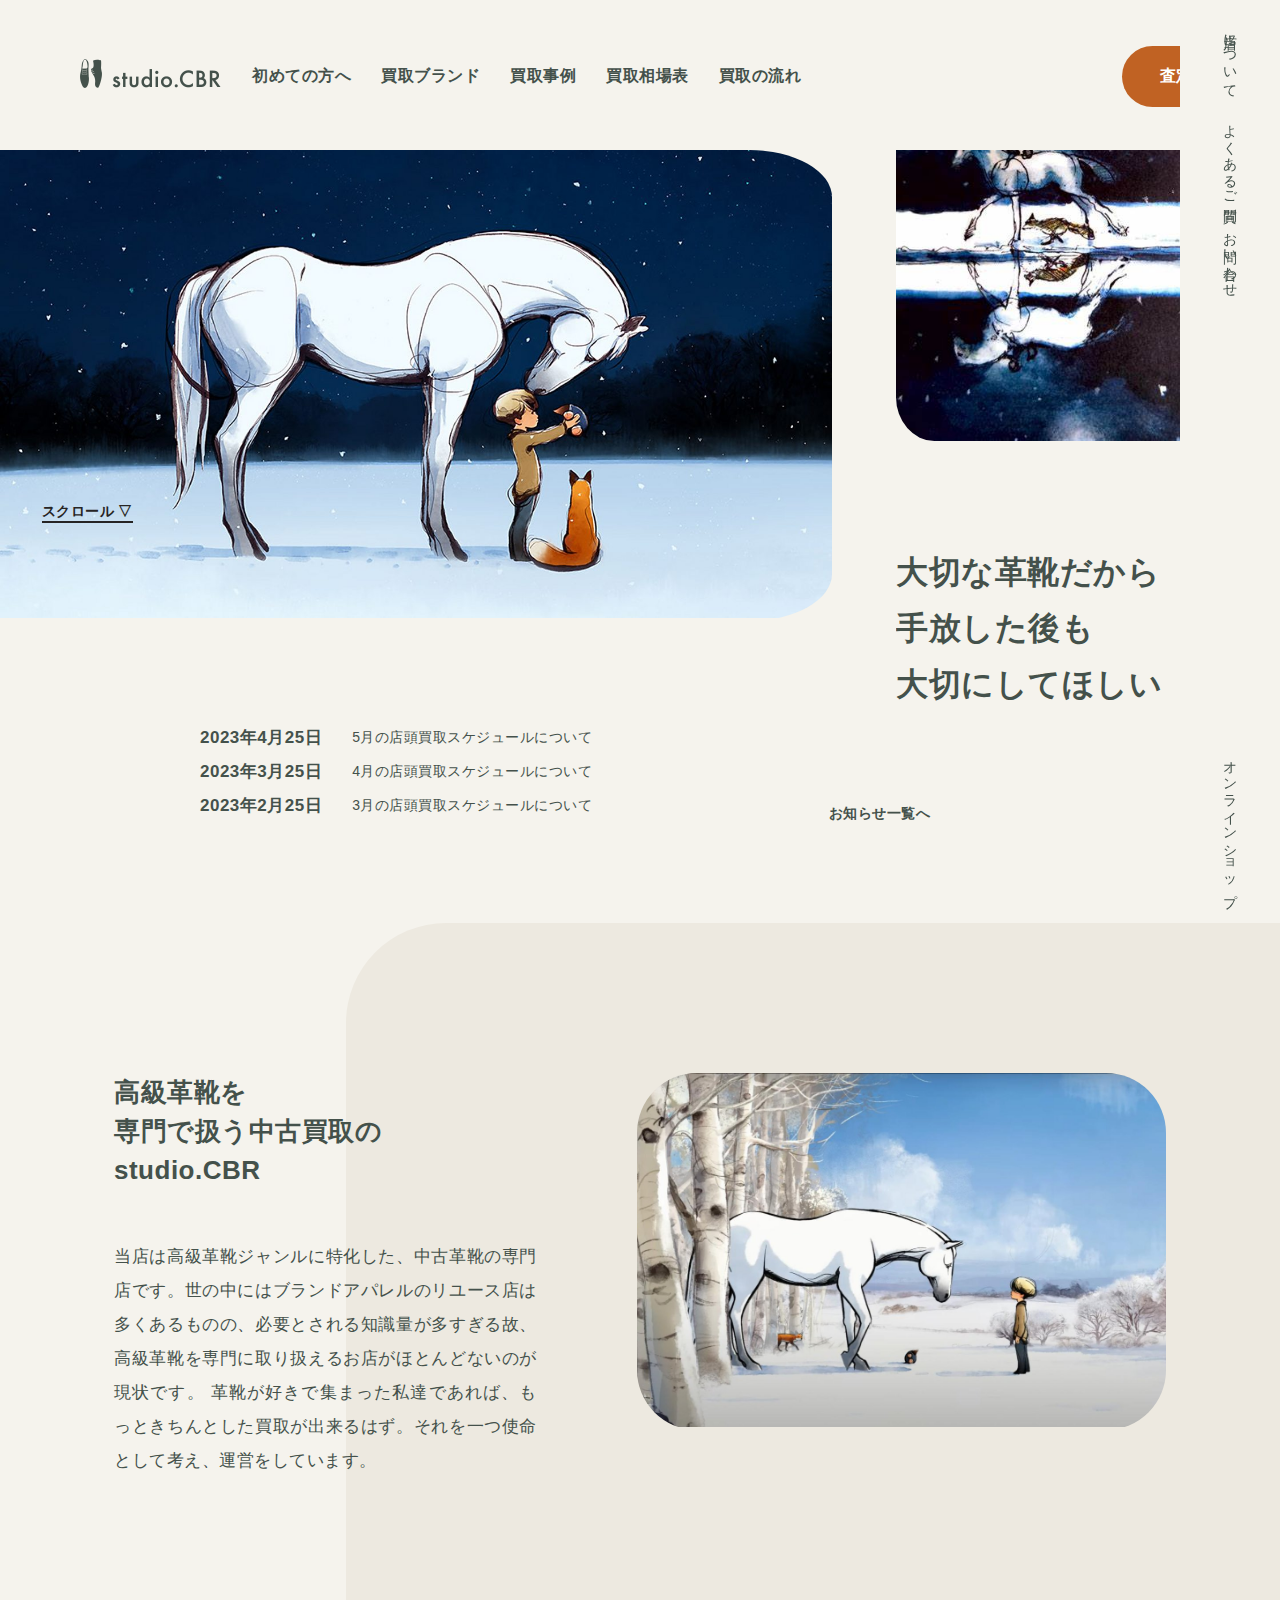
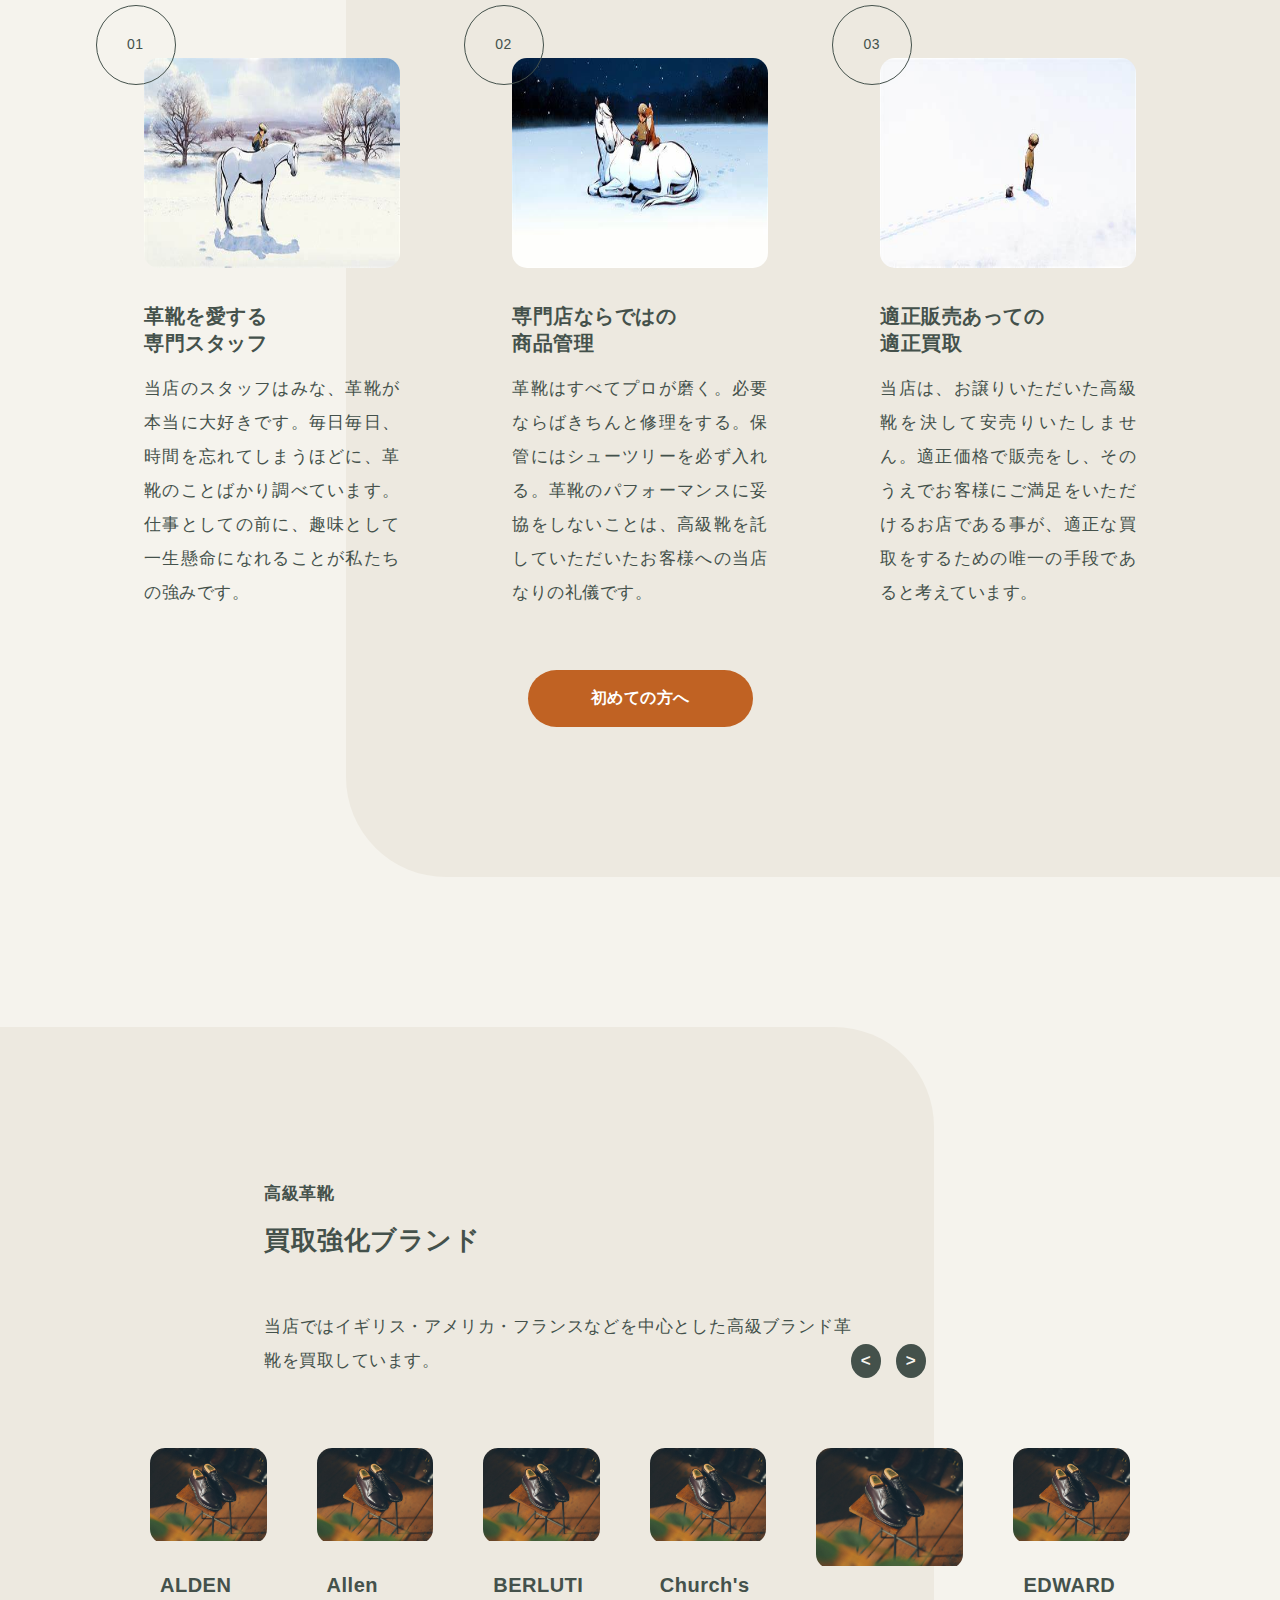
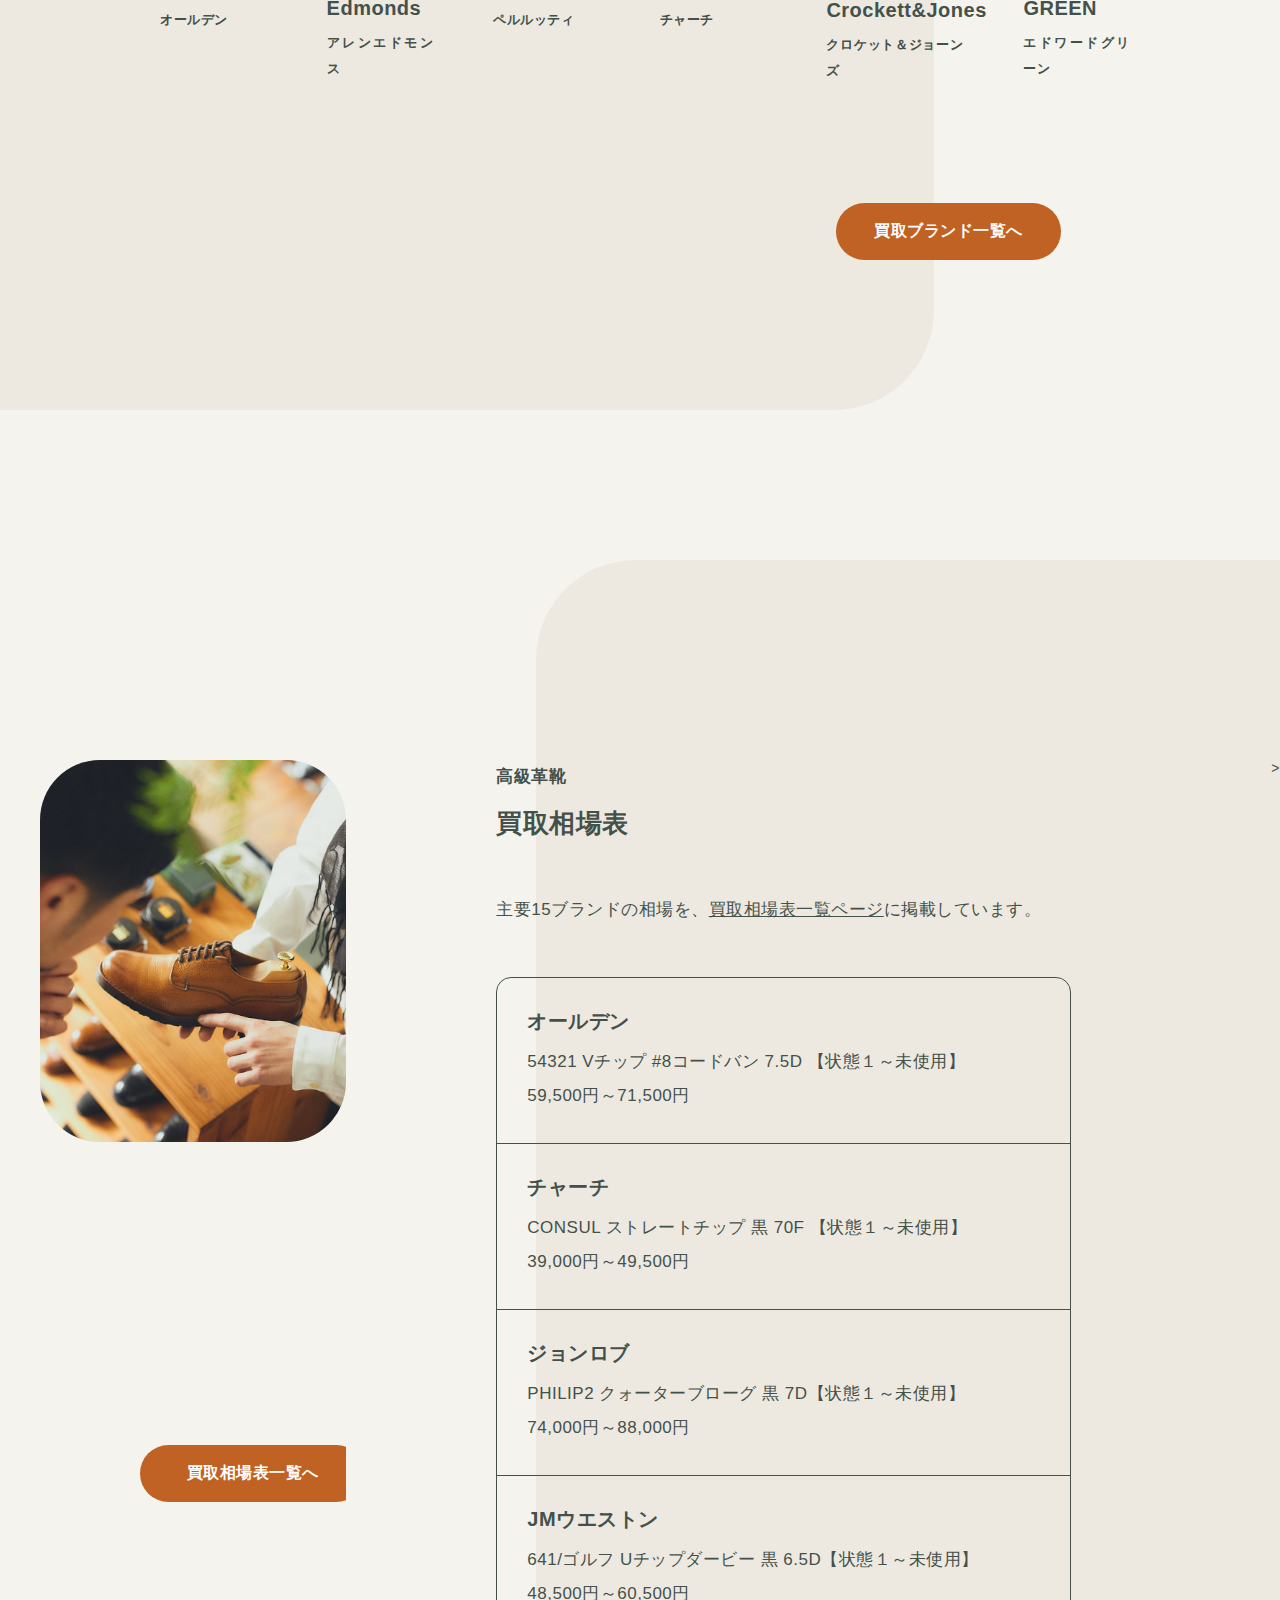
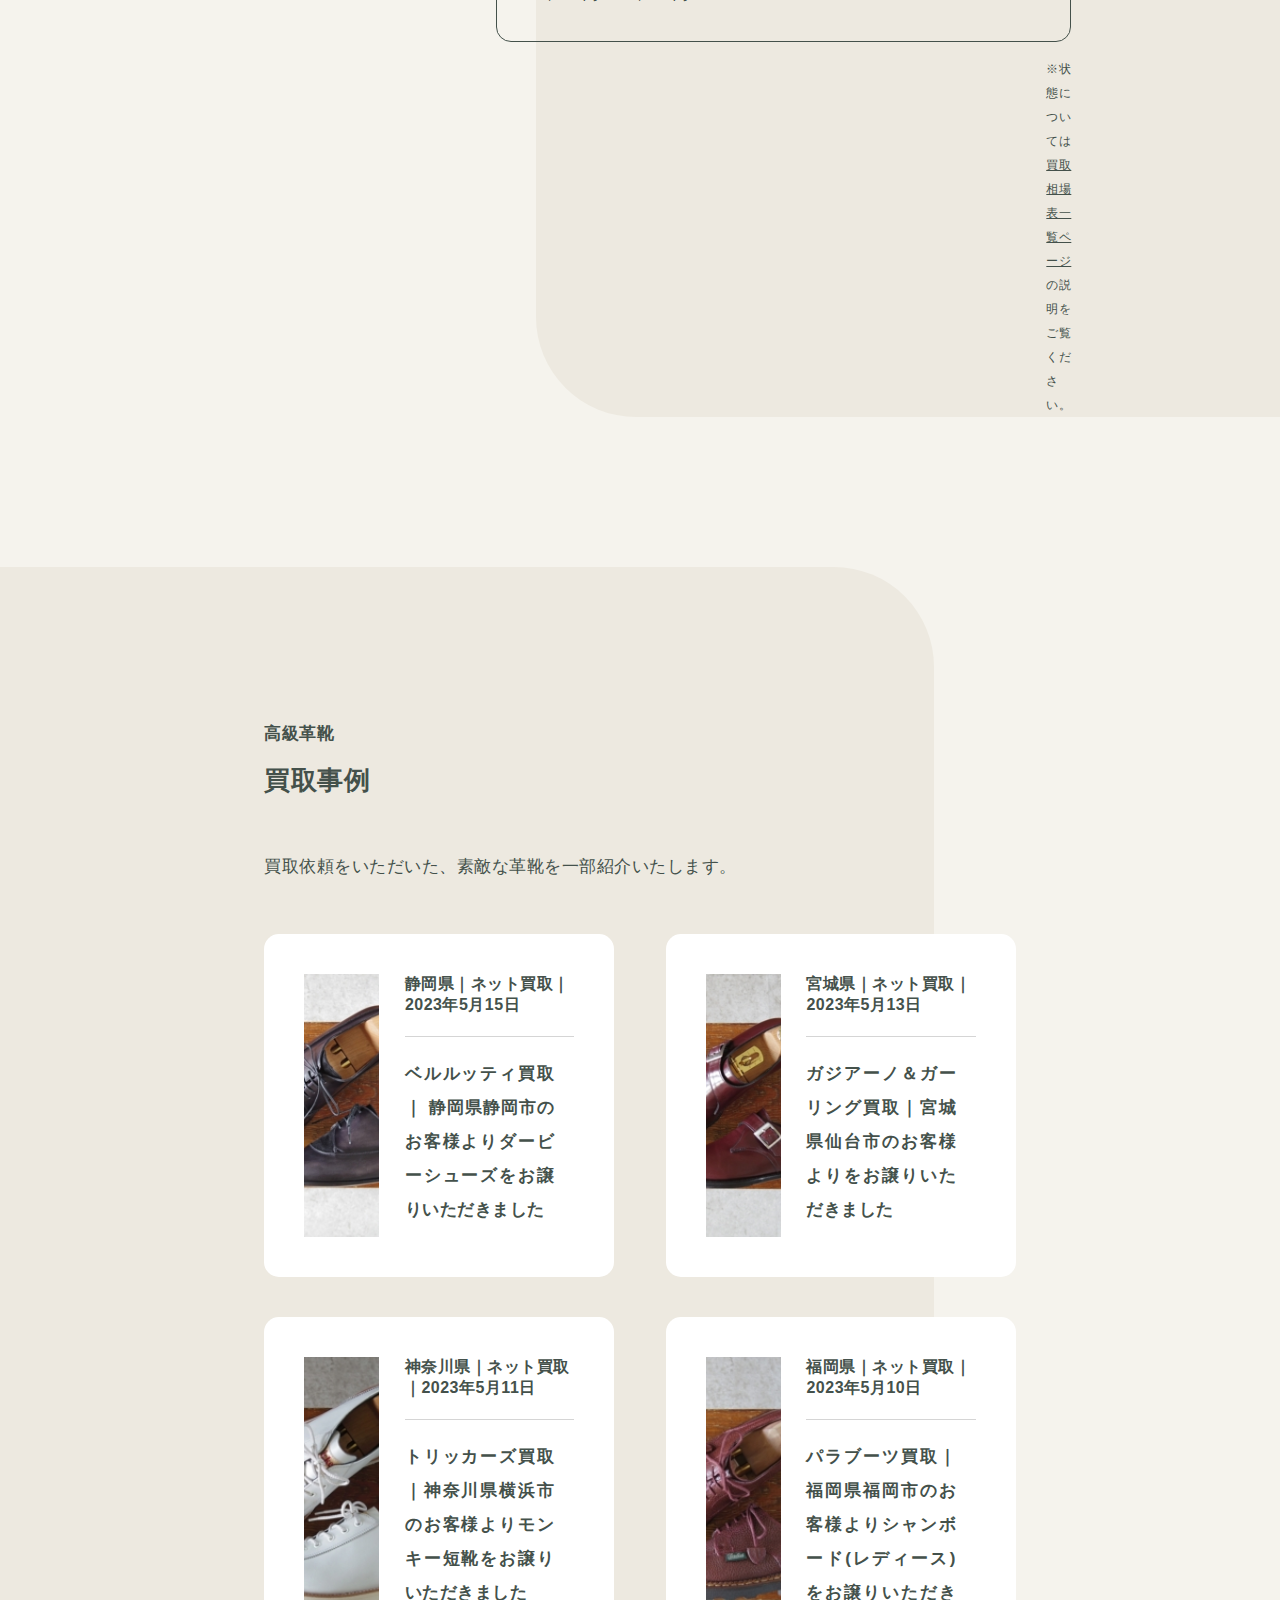
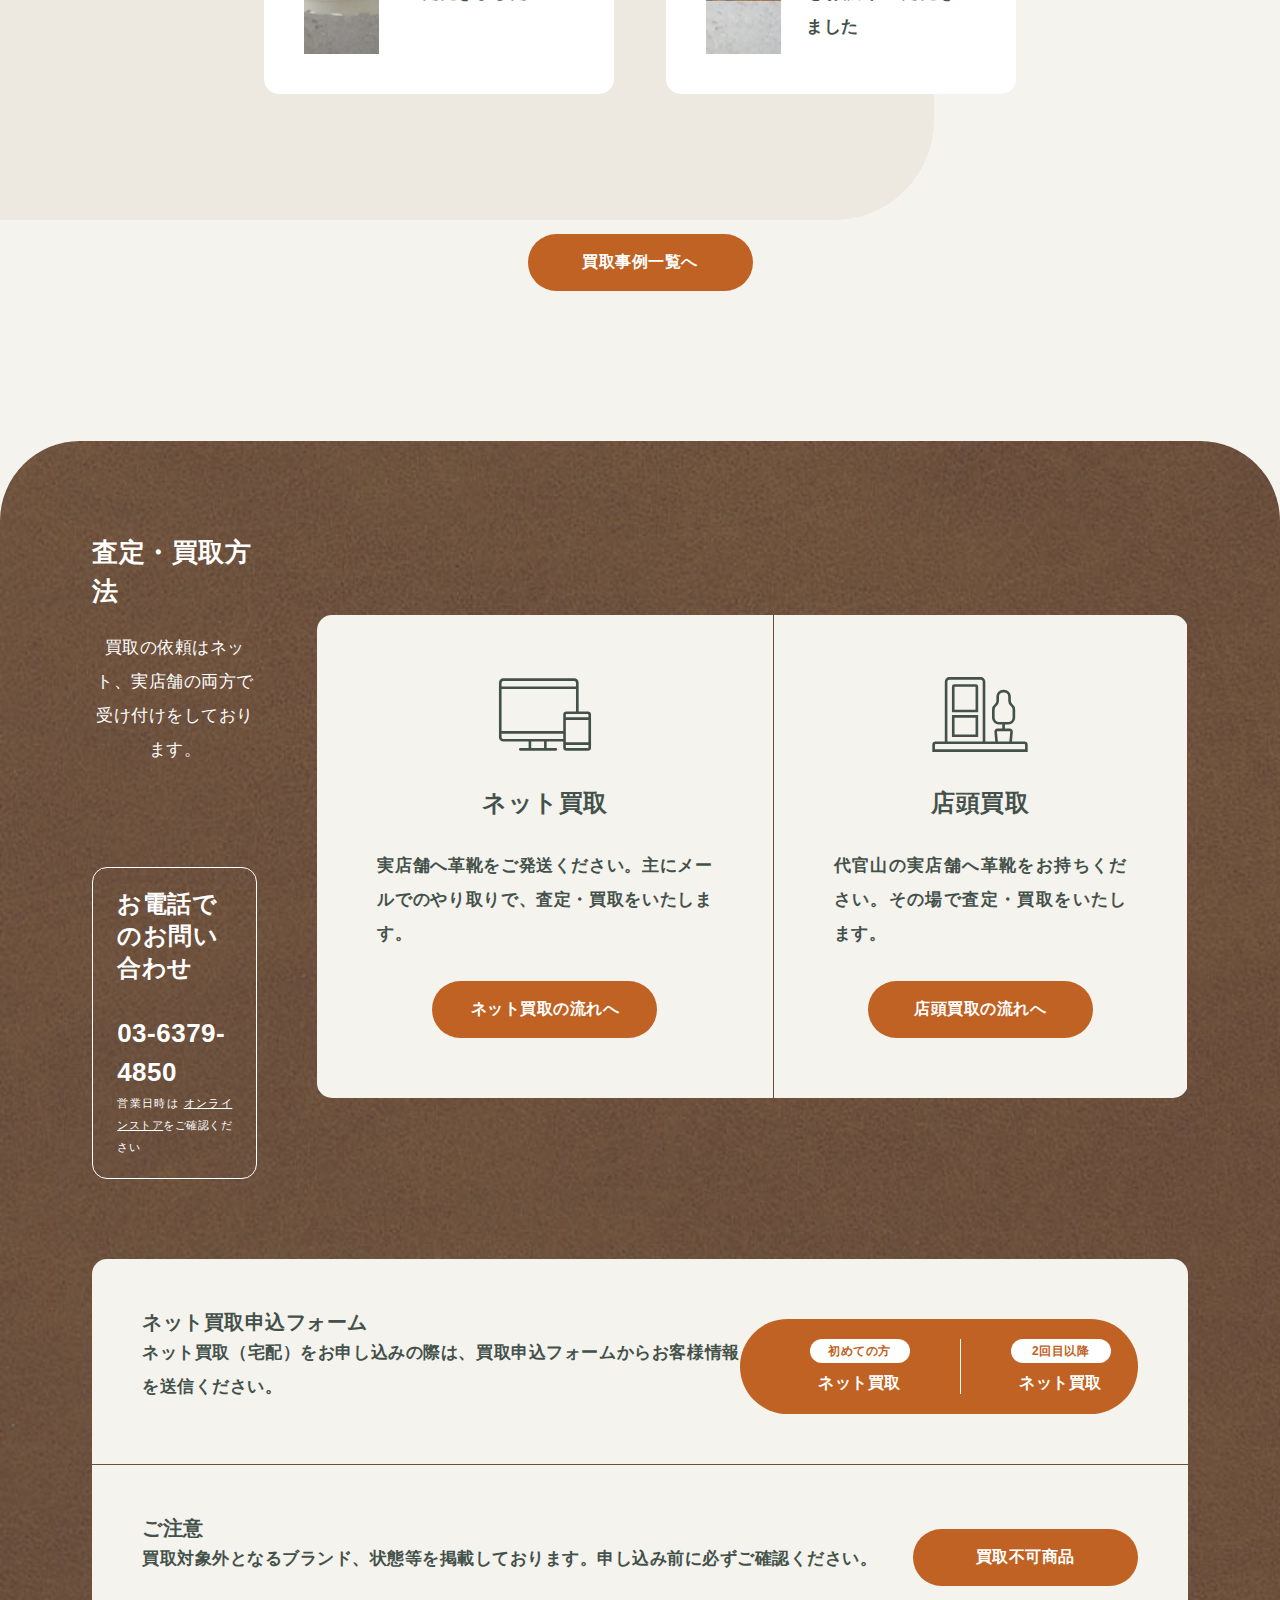
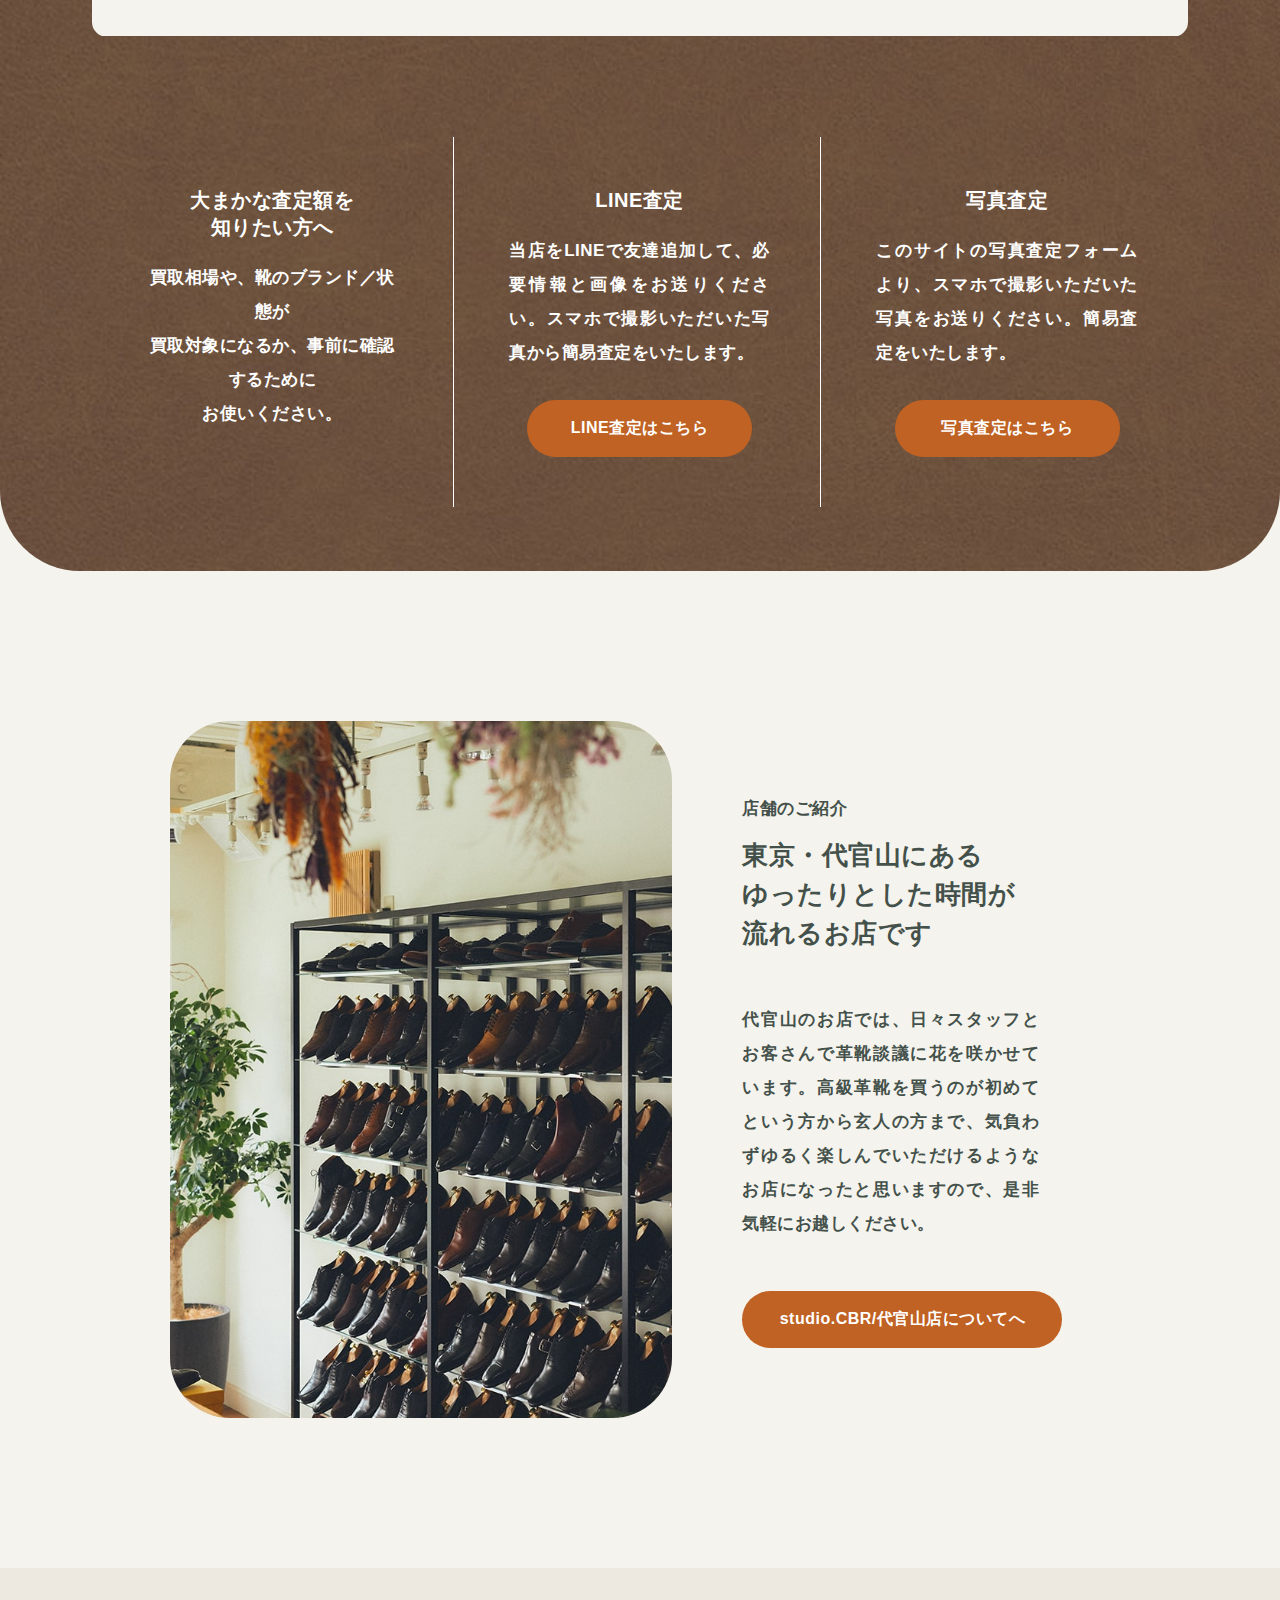
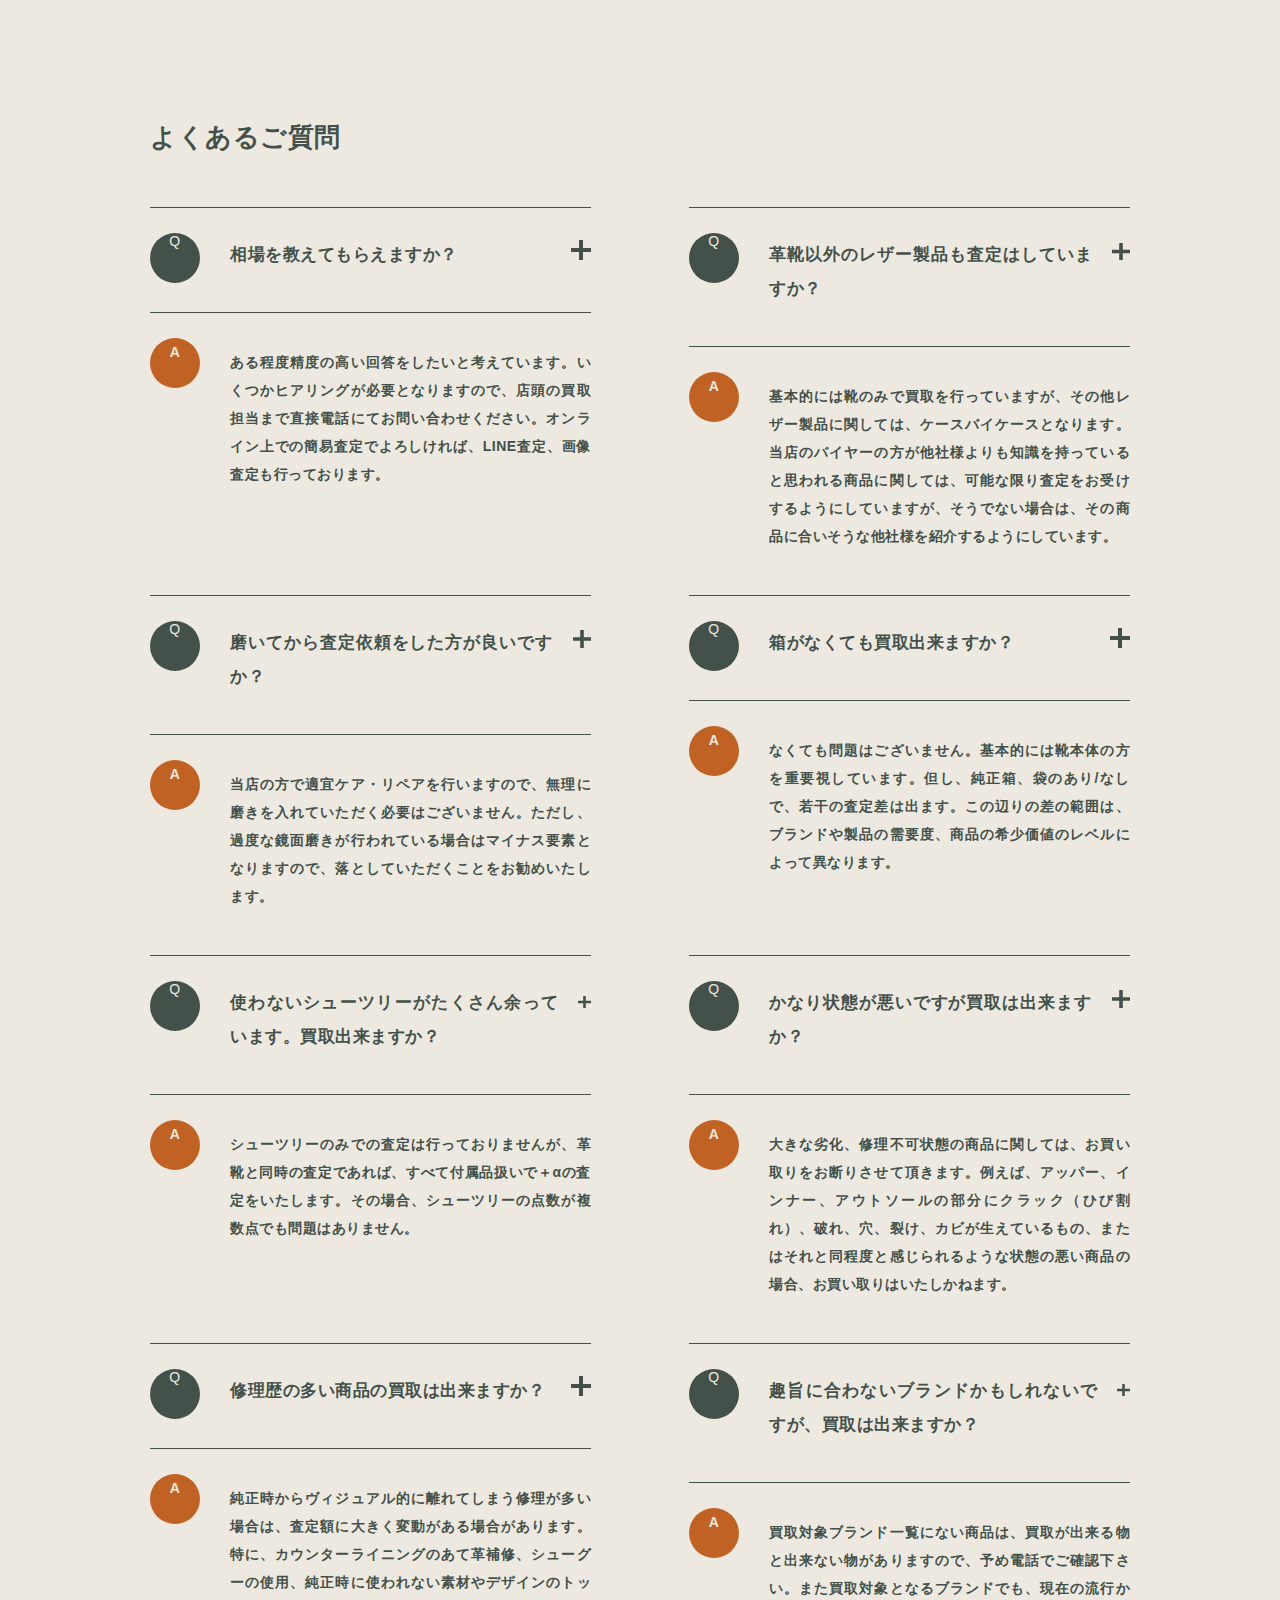
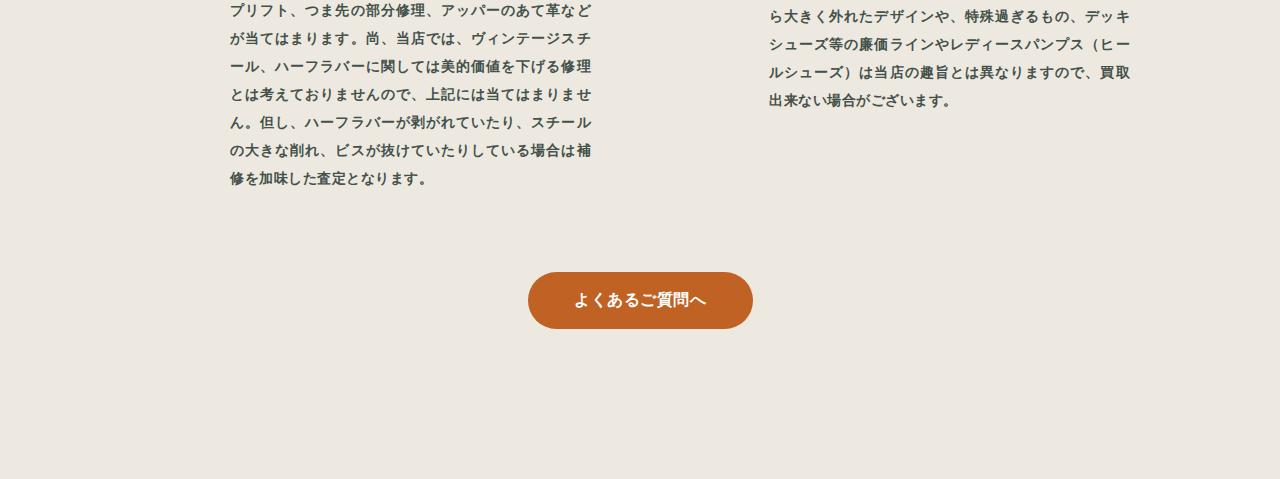
<file: 東京・代官山/index.html>
<!DOCTYPE html>
<html lang="en">
<head>
    <meta charset="UTF-8">
    <meta http-equiv="X-UA-Compatible" content="IE=edge">
    <meta name="viewport" content="width=device-width, initial-scale=1.0">
    <title>studio.CBR｜東京・代官山高級中古革靴買取</title>
    <link rel="stylesheet" href="./style.css">
    <link rel="stylesheet" href="./utils.css">
</head>
<body>
    <header class="main-header">
        <div class="logo">
            <img src="./images/logo.png" alt="studio.CBR">
        </div>
        
        <nav class="main-navi"> 
            <ul>
                <li><a class="a-style" href="">初めての方へ</a></li>
                <li><a class="a-style" href="">買取ブランド</a></li>
                <li><a class="a-style" href="">買取事例</a></li>
                <li><a class="a-style" href="">買取相場表</a></li>
                <li><a class="a-style" href="">買取の流れ</a></li>
            </ul>
            <ul class="navi-button">
                <li><a href="">査定・買取</a></li>
            </ul>
        </nav>
    </header>
    
    <nav class="navi-sub">
        <ul class="top">
            <li><a class="a-style" href="">当店について</a></li>
            <li><a class="a-style" href="">よくあるご質問</a></li>
            <li><a class="a-style" href="">お問い合わせ</a></li>
        </ul>
        <ul class="bottom">
            <li><a class="a-style" href="">オンラインショップ</a></li>
        </ul>
    </nav>

    <main>
        <div class="main-top">
            <div class="section-1">
                <div class="top-area">
                    <img class="header-img "src="./images/header-img.jpg" alt="">
                    <h1>大切な革靴だから<br>手放した後も<br>大切にしてほしい
                    </h1>
                </div>
            </div>
            <div class="section-2">
                <div class="main-area">
                    <img class="main-img" src="./images/main-img.jpg" alt="">
                    <a href="">スクロール ▽</a>
                </div>
            </div>
        </div>

        <div class="main-info max-w-1680">
            <ul>
                <li>
                    <p class="date">2023年4月25日</p>
                    <a class="a-style" href="">5月の店頭買取スケジュールについて</a>
                </li>
                <li>
                    <p class="date">2023年3月25日</p>
                    <a class="a-style" href="">4月の店頭買取スケジュールについて</a>
                </li>
                <li>
                    <p class="date">2023年2月25日</p>
                    <a class="a-style" href="">3月の店頭買取スケジュールについて</a>
                </li>
            </ul>
            <a class="a-style" href="">お知らせ一覧へ</a>
        </div>

        <div class="introduction max-w-1680">
            <div class="intro-left">
                <h2>高級革靴を<br>専門で扱う中古買取の<br>studio.CBR</h2>
                <p>当店は高級革靴ジャンルに特化した、中古革靴の専門店です。世の中にはブランドアパレルのリユース店は多くあるものの、必要とされる知識量が多すぎる故、高級革靴を専門に取り扱えるお店がほとんどないのが現状です。 革靴が好きで集まった私達であれば、もっときちんとした買取が出来るはず。それを一つ使命として考え、運営をしています。</p>
            </div>
            <div class="intro-right">
                <div class="intro-pic border-radius-60">
                    <img class="main-intro" src="./images/main-intro.jpg" alt="">
                </div>
            </div>
        </div>

        <div class="specialty max-w-1680">
            <div class="spec">
                <div class="ring">
                    <div class="spec-pic border-radius-15">
                        <img class="main-spec" src="./images/main-spec_1.jpg" alt="">
                    </div>
                    <div class="spec-content">
                        <h3>革靴を愛する<br>専門スタッフ</h3>
                        <p>当店のスタッフはみな、革靴が本当に大好きです。毎日毎日、時間を忘れてしまうほどに、革靴のことばかり調べています。仕事としての前に、趣味として一生懸命になれることが私たちの強みです。</p>
                    </div>
                </div>
            </div>
            <div class="spec">
                <div class="ring">
                    <div class="spec-pic border-radius-15">
                        <img class="main-spec" src="./images/main-spec_2.jpg" alt="">
                    </div>
                    <div class="spec-content">
                        <h3>専門店ならではの<br>商品管理</h3>
                        <p>革靴はすべてプロが磨く。必要ならばきちんと修理をする。保管にはシューツリーを必ず入れる。革靴のパフォーマンスに妥協をしないことは、高級靴を託していただいたお客様への当店なりの礼儀です。</p>
                    </div>
                </div>
            </div>
            <div class="spec">
                <div class="ring">
                    <div class="spec-pic border-radius-15">
                        <img class="main-spec" src="./images/main-spec_3.jpg" alt="">
                    </div>
                    <div class="spec-content">
                        <h3>適正販売あっての<br>適正買取</h3>
                        <p>当店は、お譲りいただいた高級靴を決して安売りいたしません。適正価格で販売をし、そのうえでお客様にご満足をいただけるお店である事が、適正な買取をするための唯一の手段であると考えています。</p>
                    </div>
                </div>
            </div>
            <a class="btn-brown" href="">初めての方へ</a>
        </div>

        <div class="main-brand">
            <div class="brand-top">
                <div class="brand-left">
                    <p class="p-bold">高級革靴</p>
                    <h2>買取強化ブランド</h2>
                    <p>当店ではイギリス・アメリカ・フランスなどを中心とした高級ブランド革靴を買取しています。</p>
                </div>
                <div class="brand-right">
                    <p><</p>
                    <p>></p>
                </div>
            </div>
            
            <div class="brand-list">
                <div class="brand-frame">
                    <div class="brand-pic border-radius-15">
                        <img class="main-bra" src="./images/main-brand_1.jpg" alt="">
                    </div>
                    <h3 class="bra-h3">ALDEN</h3>
                    <p class="bra-p">オールデン</p>
                </div>
                <div class="brand-frame">
                    <div class="brand-pic border-radius-15">
                        <img class="main-bra" src="./images/main-brand_1.jpg" alt="">
                    </div>
                    <h3 class="bra-h3">Allen Edmonds</h3>
                    <p class="bra-p">アレンエドモンス</p>
                </div>
                <div class="brand-frame">
                    <div class="brand-pic border-radius-15">
                        <img class="main-bra" src="./images/main-brand_1.jpg" alt="">
                    </div>
                    <h3 class="bra-h3">BERLUTI</h3>
                    <p class="bra-p">ペルルッティ</p>
                </div>
                <div class="brand-frame">
                    <div class="brand-pic border-radius-15">
                        <img class="main-bra" src="./images/main-brand_1.jpg" alt="">
                    </div>
                    <h3 class="bra-h3">Church's</h3>
                    <p class="bra-p">チャーチ</p>
                </div>
                <div class="brand-frame">
                    <div class="brand-pic border-radius-15">
                        <img class="main-bra" src="./images/main-brand_1.jpg" alt="">
                    </div>
                    <h3 class="bra-h3">Crockett&Jones</h3>
                    <p class="bra-p">クロケット＆ジョーンズ</p>
                </div>
                <div class="brand-frame">
                    <div class="brand-pic border-radius-15">
                        <img class="main-bra" src="./images/main-brand_1.jpg" alt="">
                    </div>
                    <h3 class="bra-h3">EDWARD GREEN</h3>
                    <p class="bra-p">エドワードグリーン</p>
                </div>
            </div>
            <a class="btn-brown" href="">買取ブランド一覧へ</a>
        </div>

        <div class="main-form">
            <div class="form-left">
                <img class="main-table border-radius-60" src="./images/main-table.jpg" alt="">
                <a class="btn-brown" href="">買取相場表一覧へ</a>
            </div>
            <div class="form-right">
                <p class="p-bold">高級革靴</p>
                <h2>買取相場表</h2>
                <p class="form-top">主要15ブランドの相場を、<a href="">買取相場表一覧ページ</a>に掲載しています。</p>
                <ul class="border-radius-15">
                    <li>
                        <div class="table-content">
                            <h3>オールデン</h3>
                            <p>54321 Vチップ #8コードバン 7.5D 【状態１～未使用】</p>
                        </div>
                        <p class="price">59,500円～71,500円</p>
                    </li>
                    <li>
                        <div class="table-content">
                            <h3>チャーチ</h3>
                            <p>CONSUL ストレートチップ 黒 70F 【状態１～未使用】
                            </p>
                        </div>
                        <p class="price">39,000円～49,500円</p>
                    </li>
                    <li>
                        <div class="table-content">
                            <h3>ジョンロブ</h3>
                            <p>PHILIP2 クォーターブローグ 黒 7D【状態１～未使用】</p>
                        </div>
                        <p class="price">74,000円～88,000円</p>
                    </li>
                    <li>
                        <div class="table-content">
                            <h3>JMウエストン</h3>
                            <p>641/ゴルフ Uチップダービー 黒 6.5D【状態１～未使用】</p>
                        </div>
                        <p class="price">48,500円～60,500円</p>
                    </li>
                </ul>
                <p class="notice">※状態については<a href="">買取相場表一覧ページ</a>の説明をご覧ください。</p>
            </div>>
        </div>

        <div class="main-example">
            <p class="p-bold">高級革靴</p>
            <h2>買取事例</h2>
            <p class="form-top">買取依頼をいただいた、素敵な革靴を一部紹介いたします。</p>
           <div class="eg-four">
               <a class="eg-a border-radius-15" href="">
                   <div class="eg-pic">
                       <img class="main-eg" src="./images/main-eg_1.jpg" alt="">
                   </div>
                   <div class="eg-text">
                       <h4>静岡県｜ネット買取｜2023年5月15日</h4>
                       <p class="p-bold" >ベルルッティ買取｜ 静岡県静岡市のお客様よりダービーシューズをお譲りいただきました</h3>
                   </div>
               </a>
               <a class="eg-a border-radius-15" href="">
                    <div class="eg-pic">
                        <img class="main-eg" src="./images/main-eg_2.jpg" alt="">
                    </div>
                    <div class="eg-text">
                        <h4>宮城県｜ネット買取｜2023年5月13日</h4>
                        <p class="p-bold" >ガジアーノ＆ガーリング買取｜宮城県仙台市のお客様よりをお譲りいただきました</h3>
                    </div>
                 </a>
                <a class="eg-a border-radius-15" href="">
                    <div class="eg-pic">
                        <img class="main-eg" src="./images/main-eg_3.jpg" alt="">
                    </div>
                    <div class="eg-text">
                        <h4>神奈川県｜ネット買取｜2023年5月11日</h4>
                        <p class="p-bold" >トリッカーズ買取｜神奈川県横浜市のお客様よりモンキー短靴をお譲りいただきました</h3>
                    </div>
                </a>
                <a class="eg-a border-radius-15" href="">
                    <div class="eg-pic">
                        <img class="main-eg" src="./images/main-eg_4.jpg" alt="">
                    </div>
                    <div class="eg-text">
                        <h4>福岡県｜ネット買取｜2023年5月10日</h4>
                        <p class="p-bold" >パラブーツ買取｜福岡県福岡市のお客様よりシャンボード(レディース)をお譲りいただきました</h3>
                    </div>
                </a>
           </div>
           <a class="btn-brown" href="">買取事例一覧へ</a>
        </div>

        <div class="main-contact max-w-1680">
            <div class="contact-top">
                <div class="con-info">
                    <h2>査定・買取方法</h2>
                    <p>買取の依頼はネット、実店舗の両方で
                        受け付けをしております。</p>
                    <div class="con-phone">
                        <h3>お電話でのお問い合わせ</h3>
                        <h2>03-6379-4850</h2>
                        <p>営業日時は <a href="">オンラインストア</a>をご確認ください</p>
                    </div>    
                </div> 
                <div class="con-net-shop border-radius-15">
                    <div class="con-net">
                        <div class="con-icon">
                            <img src="./images/icon_1.svg" alt="">
                        </div>
                        <h3>ネット買取</h3>
                        <p class="p-bold" >実店舗へ革靴をご発送ください。主にメールでのやり取りで、査定・買取をいたします。</p>
                        <a class="btn-brown" href="">ネット買取の流れへ</a>
                    </div>
                    <div class="con-shop">
                        <div class="con-icon">
                            <img src="./images/icon_2.svg" alt="">
                        </div>
                        <h3>店頭買取</h3>
                        <p class="p-bold" >代官山の実店舗へ革靴をお持ちください。その場で査定・買取をいたします。</p>
                        <a class="btn-brown" href="">店頭買取の流れへ</a>
                    </div>
                </div>
            </div>

            <div class="contact-center border-radius-15">
                <div class="contact-serves">
                    <div class="serves-left">
                        <h3>ネット買取申込フォーム</h3>
                        <p class="p-bold" >ネット買取（宅配）をお申し込みの際は、買取申込フォームからお客様情報を送信ください。</p>
                    </div>
                    <div class="serves-right">
                        <div class="con-btn">
                            <a class="btn-left" href="">
                                <p>初めての方</p>
                                <h3>ネット買取</h3>
                            </a>
                            <a class="btn-right" href="">
                                <p>2回目以降</p>
                                <h3>ネット買取</h3>
                            </a>
                        </div>
                    </div>
                </div>
                <div class="contact-notice">
                    <div class="notice-left">
                        <h3>ご注意</h3>
                        <p class="p-bold" >買取対象外となるブランド、状態等を掲載しております。申し込み前に必ずご確認ください。</p>
                    </div>
                    <div class="notice-right">
                        <a class="btn-brown" href="">買取不可商品</a>
                    </div>
                </div>
            </div>

            <div class="contact-buttom">
                <div class="con-intro">
                    <h3>大まかな査定額を<br>
                        知りたい方へ</h3>
                    <p class="p-bold">買取相場や、靴のブランド／状態が<br>
                        買取対象になるか、事前に確認するために<br>
                        お使いください。</p>
                </div>
                <div class="icon-area">
                    <h3 class="icon-line">LINE査定</h3>
                    <p class="p-bold">当店をLINEで友達追加して、必要情報と画像をお送りください。スマホで撮影いただいた写真から簡易査定をいたします。</p>
                    <a class="btn-brown" href="">LINE査定はこちら</a>
                </div>
                <div class="icon-area">
                    <h3 class="icon-photo">写真査定</h3>
                    <p class="p-bold">このサイトの写真査定フォームより、スマホで撮影いただいた写真をお送りください。簡易査定をいたします。</p>
                    <a class="btn-brown" href="">写真査定はこちら</a>
                </div>
            </div>
        </div> 
       
        <div class="main-shop-introduce max-w-1680">
            <div class="shop-left">
                <img class="shop-pic border-radius-60" src="./images/shop-intro.jpg" alt="">
            </div>
            <div class="shop-right">
                <p class="p-bold">店舗のご紹介</p>
                <h2>東京・代官山にある<br>
                    ゆったりとした時間が<br>
                    流れるお店です</h2>
                <p class="form-top p-bold">代官山のお店では、日々スタッフとお客さんで革靴談議に花を咲かせています。高級革靴を買うのが初めてという方から玄人の方まで、気負わずゆるく楽しんでいただけるようなお店になったと思いますので、是非気軽にお越しください。</p>
                <a class="btn-brown" href="">studio.CBR/代官山店についてへ</a>
            </div>
        </div>

        <div class="main-faq">
            <h2>よくあるご質問</h2>
            <ul class="faq-section">
                <li class="q-a">
                    <div class="question-section">
                        <p class="question p-bold">相場を教えてもらえますか？</p>
                        <div class="icon-plus"><img src="./images/icon_plus.svg" alt=""></div>
                    </div>
                    <div class="answer-section">
                        <p class="answer p-bold">
                            ある程度精度の高い回答をしたいと考えています。いくつかヒアリングが必要となりますので、店頭の買取担当まで直接電話にてお問い合わせください。オンライン上での簡易査定でよろしければ、LINE査定、画像査定も行っております。</p>
                    </div>
                </li>
                <li class="q-a">
                    <div class="question-section">
                        <p class="question p-bold">革靴以外のレザー製品も査定はしていますか？</p>
                        <div class="icon-plus"><img src="./images/icon_plus.svg" alt=""></div>
                    </div>
                    <div class="answer-section">
                        <p class="answer p-bold">基本的には靴のみで買取を行っていますが、その他レザー製品に関しては、ケースバイケースとなります。当店のバイヤーの方が他社様よりも知識を持っていると思われる商品に関しては、可能な限り査定をお受けするようにしていますが、そうでない場合は、その商品に合いそうな他社様を紹介するようにしています。</p>
                    </div>
                </li>
                <li class="q-a">
                    <div class="question-section">
                        <p class="question p-bold">磨いてから査定依頼をした方が良いですか？</p>
                        <div class="icon-plus"><img src="./images/icon_plus.svg" alt=""></div>
                    </div>
                    <div class="answer-section">
                        <p class="answer p-bold">
                            当店の方で適宜ケア・リペアを行いますので、無理に磨きを入れていただく必要はございません。ただし、過度な鏡面磨きが行われている場合はマイナス要素となりますので、落としていただくことをお勧めいたします。</p>
                    </div>
                </li>
                <li class="q-a">
                    <div class="question-section">
                        <p class="question p-bold">箱がなくても買取出来ますか？</p>
                        <div class="icon-plus"><img src="./images/icon_plus.svg" alt=""></div>
                    </div>
                    <div class="answer-section">
                        <p class="answer p-bold">
                            なくても問題はございません。基本的には靴本体の方を重要視しています。但し、純正箱、袋のあり/なしで、若干の査定差は出ます。この辺りの差の範囲は、ブランドや製品の需要度、商品の希少価値のレベルによって異なります。</p>
                    </div>
                </li>
                <li class="q-a">
                    <div class="question-section">
                        <p class="question p-bold">使わないシューツリーがたくさん余っています。買取出来ますか？</p>
                        <div class="icon-plus"><img src="./images/icon_plus.svg" alt=""></div>
                    </div>
                    <div class="answer-section">
                        <p class="answer p-bold">
                            シューツリーのみでの査定は行っておりませんが、革靴と同時の査定であれば、すべて付属品扱いで＋αの査定をいたします。その場合、シューツリーの点数が複数点でも問題はありません。</p>
                    </div>
                </li>
                <li class="q-a">
                    <div class="question-section">
                        <p class="question p-bold">かなり状態が悪いですが買取は出来ますか？</p>
                        <div class="icon-plus"><img src="./images/icon_plus.svg" alt=""></div>
                    </div>
                    <div class="answer-section">
                        <p class="answer p-bold">
                            大きな劣化、修理不可状態の商品に関しては、お買い取りをお断りさせて頂きます。例えば、アッパー、インナー、アウトソールの部分にクラック（ひび割れ）、破れ、穴、裂け、カビが生えているもの、またはそれと同程度と感じられるような状態の悪い商品の場合、お買い取りはいたしかねます。</p>
                    </div>
                </li>
                <li class="q-a">
                    <div class="question-section">
                        <p class="question p-bold">修理歴の多い商品の買取は出来ますか？</p>
                        <div class="icon-plus"><img src="./images/icon_plus.svg" alt=""></div>
                    </div>
                    <div class="answer-section">
                        <p class="answer p-bold">
                            純正時からヴィジュアル的に離れてしまう修理が多い場合は、査定額に大きく変動がある場合があります。特に、カウンターライニングのあて革補修、シューグーの使用、純正時に使われない素材やデザインのトップリフト、つま先の部分修理、アッパーのあて革などが当てはまります。尚、当店では、ヴィンテージスチール、ハーフラバーに関しては美的価値を下げる修理とは考えておりませんので、上記には当てはまりません。但し、ハーフラバーが剥がれていたり、スチールの大きな削れ、ビスが抜けていたりしている場合は補修を加味した査定となります。</p>
                    </div>
                </li>
                <li class="q-a">
                    <div class="question-section">
                        <p class="question p-bold">趣旨に合わないブランドかもしれないですが、買取は出来ますか？</p>
                        <div class="icon-plus"><img src="./images/icon_plus.svg" alt=""></div>
                    </div>
                    <div class="answer-section">
                        <p class="answer p-bold">
                            買取対象ブランド一覧にない商品は、買取が出来る物と出来ない物がありますので、予め電話でご確認下さい。また買取対象となるブランドでも、現在の流行から大きく外れたデザインや、特殊過ぎるもの、デッキシューズ等の廉価ラインやレディースパンプス（ヒールシューズ）は当店の趣旨とは異なりますので、買取出来ない場合がございます。</p>
                    </div>
                </li>
            </ul>
           <a class="btn-brown" href="">よくあるご質問へ</a>

        </div>
    </main>
    
</body>
</html>
</file>
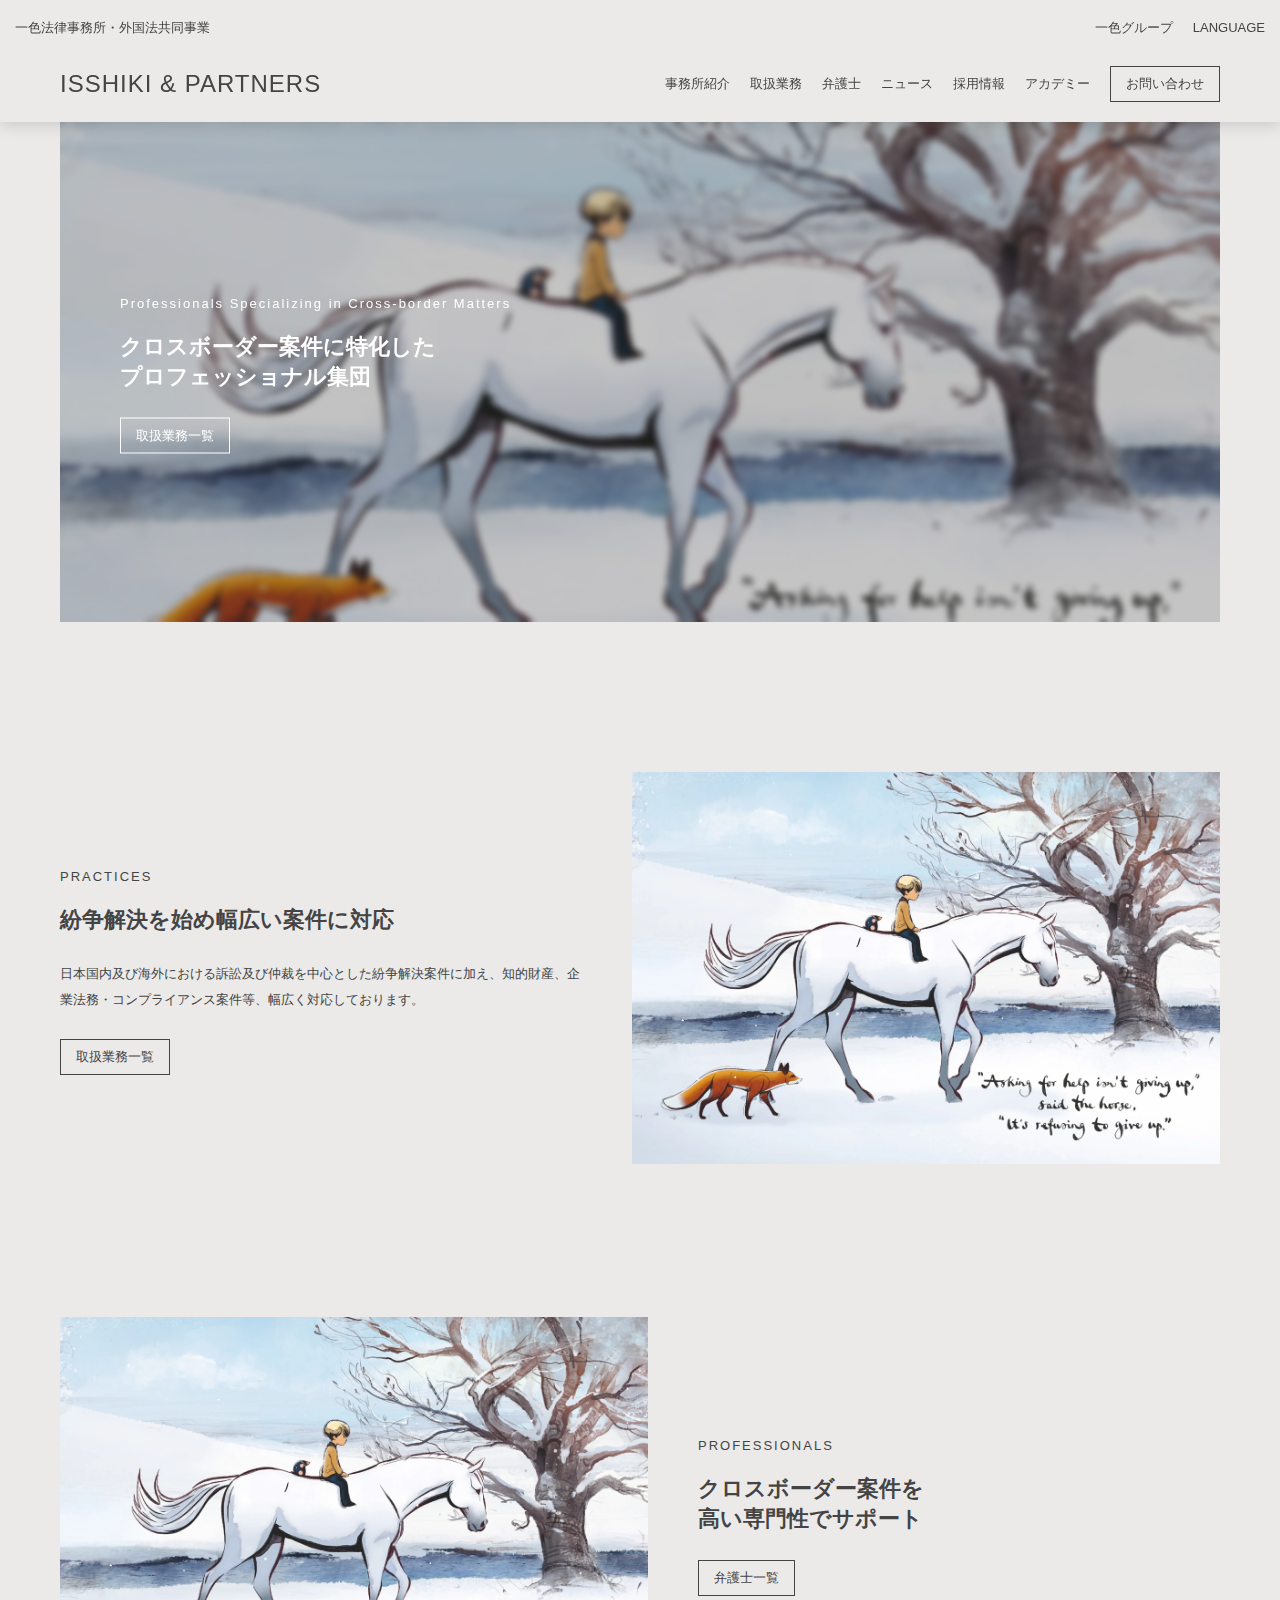
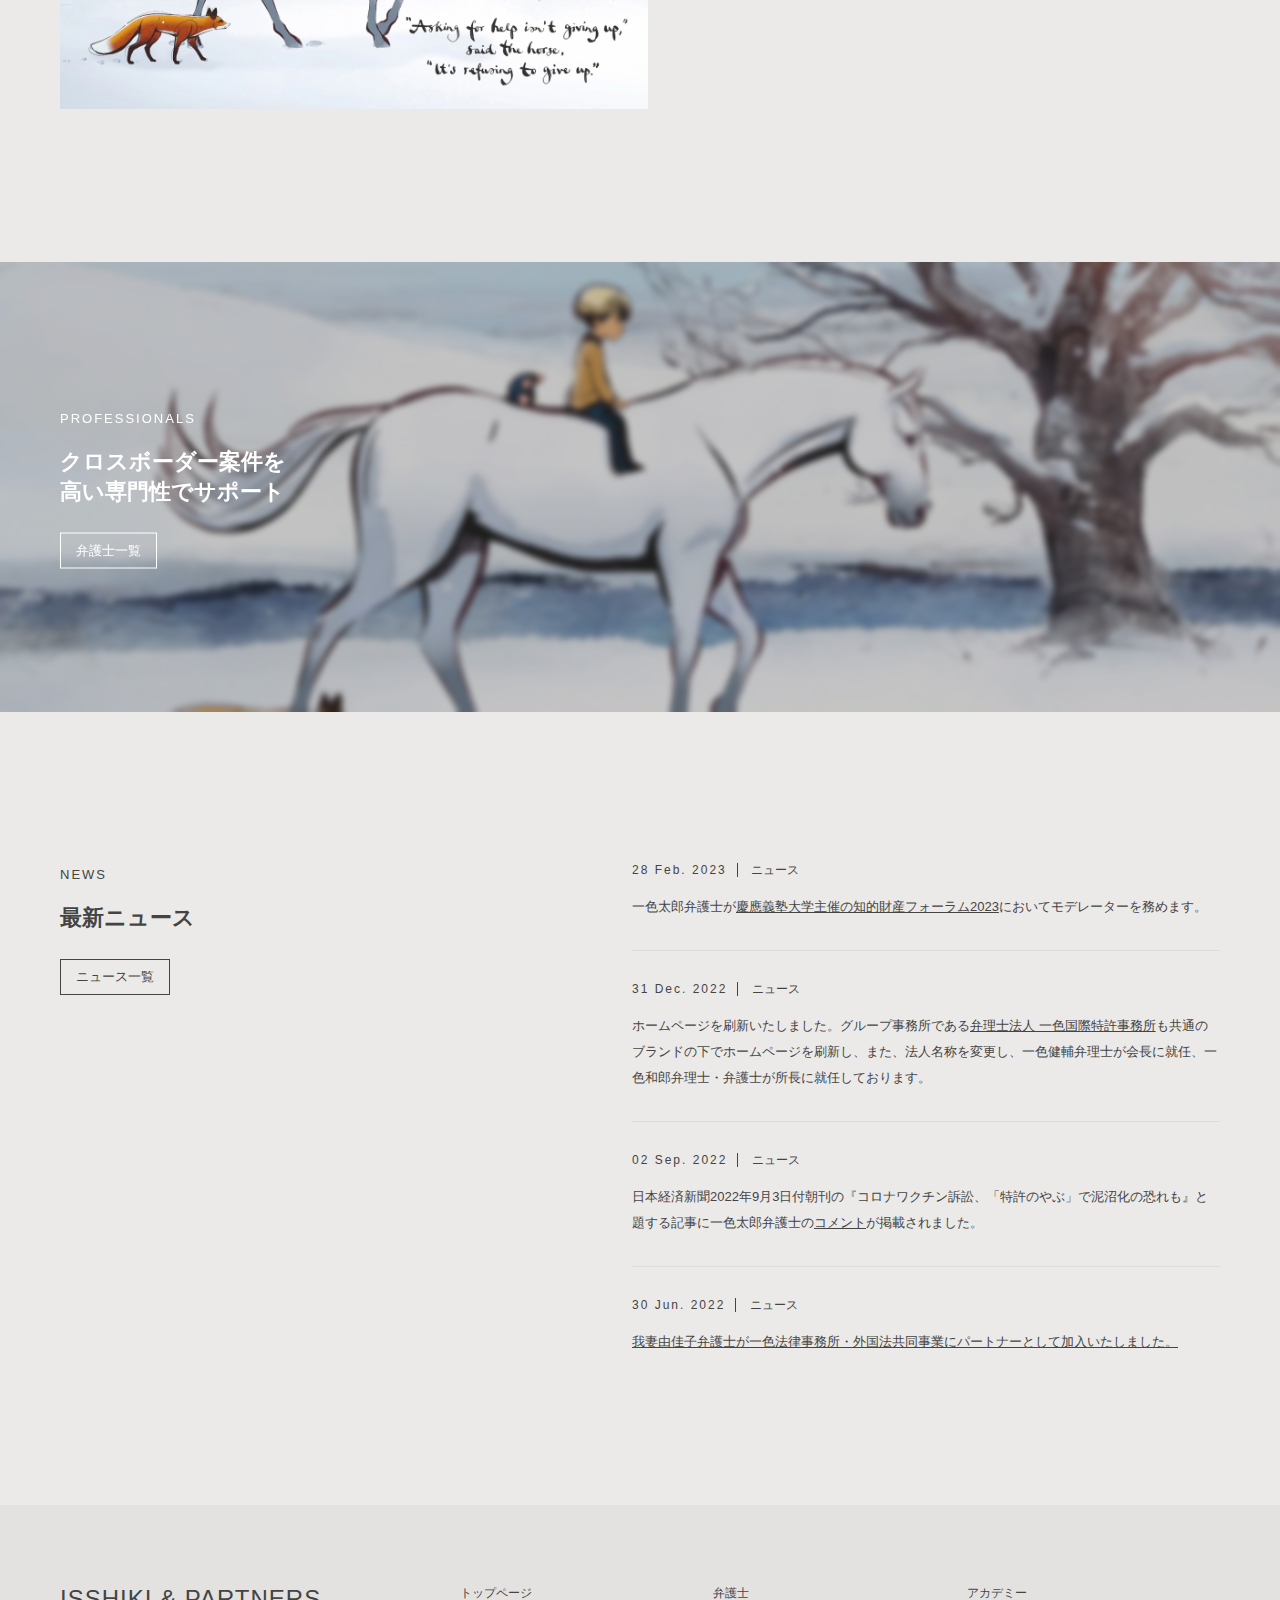
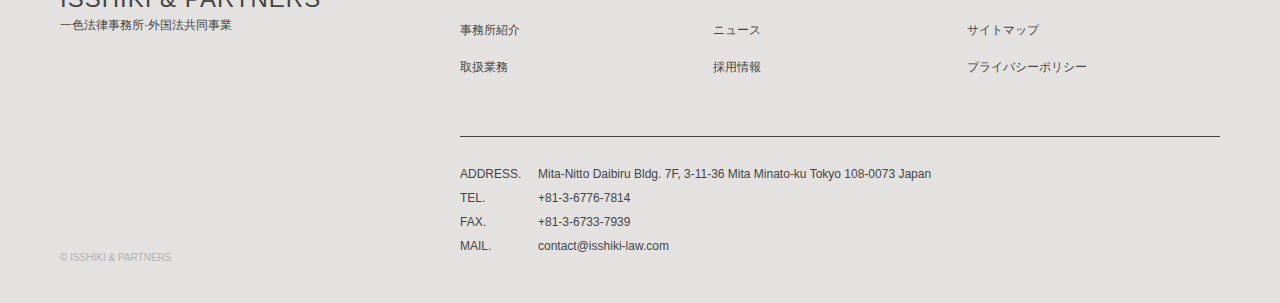
<file: 一色法律事務所/review/index.html>
<!DOCTYPE html>
<html lang="en">
  <head>
    <meta charset="UTF-8" />
    <meta http-equiv="X-UA-Compatible" content="IE=edge" />
    <meta name="viewport" content="width=device-width, initial-scale=1.0" />
    <title>Isshiki & Partners</title>
    <link rel="stylesheet" href="./style.css" />
  </head>
  <body>
    <div class="mobile-menu">
      <nav class="main-nav">
        <ul class="animated-links">
          <li class="link-item"><a href="">事務所紹介</a></li>
          <li class="link-item"><a href="">取扱業務</a></li>
          <li class="link-item"><a href="">弁護士</a></li>
          <li class="link-item"><a href="">ニュース</a></li>
          <li class="link-item"><a href="">採用情報</a></li>
          <li class="link-item"><a href="">アカデミー</a></li>
          <li><a href="" class="btn-black">お問い合わせ</a></li>
        </ul>
      </nav>
    </div>

    <header class="main-header">
      <div class="header-upperArea">
        <p>一色法律事務所・外国法共同事業</p>

        <p class="drop-down">一色グループ</p>
        <p class="drop-down">LANGUAGE</p>

        <div class="hamburger">
          <div class="bar"></div>
          <div class="bar"></div>
        </div>
      </div>

      <div class="container header-body">
        <h1 class="logo">ISSHIKI & PARTNERS</h1>

        <nav class="main-nav">
          <ul class="animated-links">
            <li class="link-item"><a href="">事務所紹介</a></li>
            <li class="link-item"><a href="">取扱業務</a></li>
            <li class="link-item"><a href="">弁護士</a></li>
            <li class="link-item"><a href="">ニュース</a></li>
            <li class="link-item"><a href="">採用情報</a></li>
            <li class="link-item"><a href="">アカデミー</a></li>
            <li><a href="" class="btn-black">お問い合わせ</a></li>
          </ul>
        </nav>
      </div>
    </header>

    <main>
      <section class="page-section container">
        <div class="main-visual">
          <div class="main-visual-movie mask">
            <img src="./main-visual.png" alt="" class="coverfit" />
          </div>

          <div class="section-content-block color-white">
            <p class="title-eng">
              Professionals Specializing in Cross-border Matters
            </p>
            <h2 class="title-jp">
              クロスボーダー案件に特化した<br />プロフェッショナル集団
            </h2>
            <a href="" class="btn-white">取扱業務一覧</a>
          </div>
        </div>
      </section>

      <section class="page-section container">
        <div class="d-flex gap-50 align-center">
          <div class="section-content-block w-45">
            <p class="title-eng">PRACTICES</p>
            <h2 class="title-jp">紛争解決を始め幅広い案件に対応</h2>
            <p class="section-content">
              日本国内及び海外における訴訟及び仲裁を中心とした紛争解決案件に加え、知的財産、企業法務・コンプライアンス案件等、幅広く対応しております。
            </p>
            <a href="" class="btn-black">取扱業務一覧</a>
          </div>

          <div class="section-img">
            <img src="./main-visual.png" alt="" class="coverfit" />
          </div>
        </div>
      </section>

      <section class="page-section container">
        <div class="d-flex gap-50 align-center">
          <div class="section-img">
            <img src="./main-visual.png" alt="" class="coverfit" />
          </div>

          <div class="section-content-block w-45">
            <p class="title-eng">PROFESSIONALS</p>
            <h2 class="title-jp">
              クロスボーダー案件を<br />高い専門性でサポート
            </h2>
            <a href="" class="btn-black">弁護士一覧</a>
          </div>
        </div>
      </section>

      <section class="page-section banner mask">
        <div class="container h-100">
          <div class="relative h-100">
            <div class="section-content-block color-white">
              <p class="title-eng">PROFESSIONALS</p>
              <h2 class="title-jp">
                クロスボーダー案件を<br />高い専門性でサポート
              </h2>
              <a href="" class="btn-white">弁護士一覧</a>
            </div>
          </div>
        </div>
      </section>

      <section class="page-section container">
        <div class="d-flex gap-50">
          <div class="section-content-block w-45">
            <p class="title-eng">NEWS</p>
            <h2 class="title-jp">最新ニュース</h2>
            <a href="" class="btn-black">ニュース一覧</a>
          </div>

          <div class="news">
            <article class="news-item">
              <div class="newsItem-info">
                <span class="date">28 Feb. 2023</span>
                <span class="category">ニュース</span>
              </div>

              <p class="news-content">
                一色太郎弁護士が<a href=""
                  >慶應義塾大学主催の知的財産フォーラム2023</a
                >においてモデレーターを務めます。
              </p>
            </article>
            <article class="news-item">
              <div class="newsItem-info">
                <span class="date">31 Dec. 2022</span>
                <span class="category">ニュース</span>
              </div>

              <p class="news-content">
                ホームページを刷新いたしました。グループ事務所である<a href=""
                  >弁理士法人 一色国際特許事務所</a
                >も共通のブランドの下でホームページを刷新し、また、法人名称を変更し、一色健輔弁理士が会長に就任、一色和郎弁理士・弁護士が所長に就任しております。
              </p>
            </article>
            <article class="news-item">
              <div class="newsItem-info">
                <span class="date">02 Sep. 2022</span>
                <span class="category">ニュース</span>
              </div>

              <p class="news-content">
                日本経済新聞2022年9月3日付朝刊の『コロナワクチン訴訟、「特許のやぶ」で泥沼化の恐れも』と題する記事に一色太郎弁護士の<a
                  href=""
                  >コメント</a
                >が掲載されました。
              </p>
            </article>
            <article class="news-item">
              <div class="newsItem-info">
                <span class="date">30 Jun. 2022</span>
                <span class="category">ニュース</span>
              </div>

              <p class="news-content">
                <a href=""
                  >我妻由佳子弁護士が一色法律事務所・外国法共同事業にパートナーとして加入いたしました。</a
                >
              </p>
            </article>
          </div>
        </div>
      </section>
    </main>

    <footer class="main-footer">
      <div class="container footer-wrap">
        <div class="footer-left">
          <h3 class="logo">ISSHIKI & PARTNERS</h3>
          <p class="desc">一色法律事務所·外国法共同事業</p>
          <small class="copyright">© ISSHIKI & PARTNERS</small>
        </div>
        <div class="footer-right">
          <ul class="footer-links animated-links">
            <li class="link-item"><a href="">トップページ</a></li>
            <li class="link-item"><a href="">弁護士</a></li>
            <li class="link-item"><a href="">アカデミー</a></li>
            <li class="link-item"><a href="">事務所紹介</a></li>
            <li class="link-item"><a href="">ニュース</a></li>
            <li class="link-item"><a href="">サイトマップ</a></li>
            <li class="link-item"><a href="">取扱業務</a></li>
            <li class="link-item"><a href="">採用情報</a></li>
            <li class="link-item"><a href="">プライバシーポリシー</a></li>
          </ul>

          <div class="contact-info">
            <dl>
              <dt>address.</dt>
              <dd>
                Mita-Nitto Daibiru Bldg. 7F, 3-11-36 Mita Minato-ku Tokyo
                108-0073 Japan
              </dd>
            </dl>

            <dl>
              <dt>tel.</dt>
              <dd>+81-3-6776-7814</dd>
            </dl>

            <dl>
              <dt>fax.</dt>
              <dd>+81-3-6733-7939</dd>
            </dl>

            <dl>
              <dt>mail.</dt>
              <dd>contact@isshiki-law.com</dd>
            </dl>
          </div>

          <small class="copyright">© ISSHIKI & PARTNERS</small>
        </div>
      </div>
    </footer>

    <script>
      const bodyEl = document.querySelector("body");
      const hamburgerEl = document.querySelector(".hamburger");
      const mobileMenuEl = document.querySelector(".mobile-menu");

      hamburgerEl.addEventListener("click", function () {
        this.classList.toggle("active");
        mobileMenuEl.classList.toggle("active");

        const menuIsOpen = mobileMenuEl.classList.contains("active");
        if (menuIsOpen) {
          bodyEl.style.overflowY = "hidden";
        } else {
          // bodyEl.style.overflowY = "auto";
          bodyEl.attributes.removeNamedItem("style");
        }
      });
    </script>
  </body>
</html>
</file>
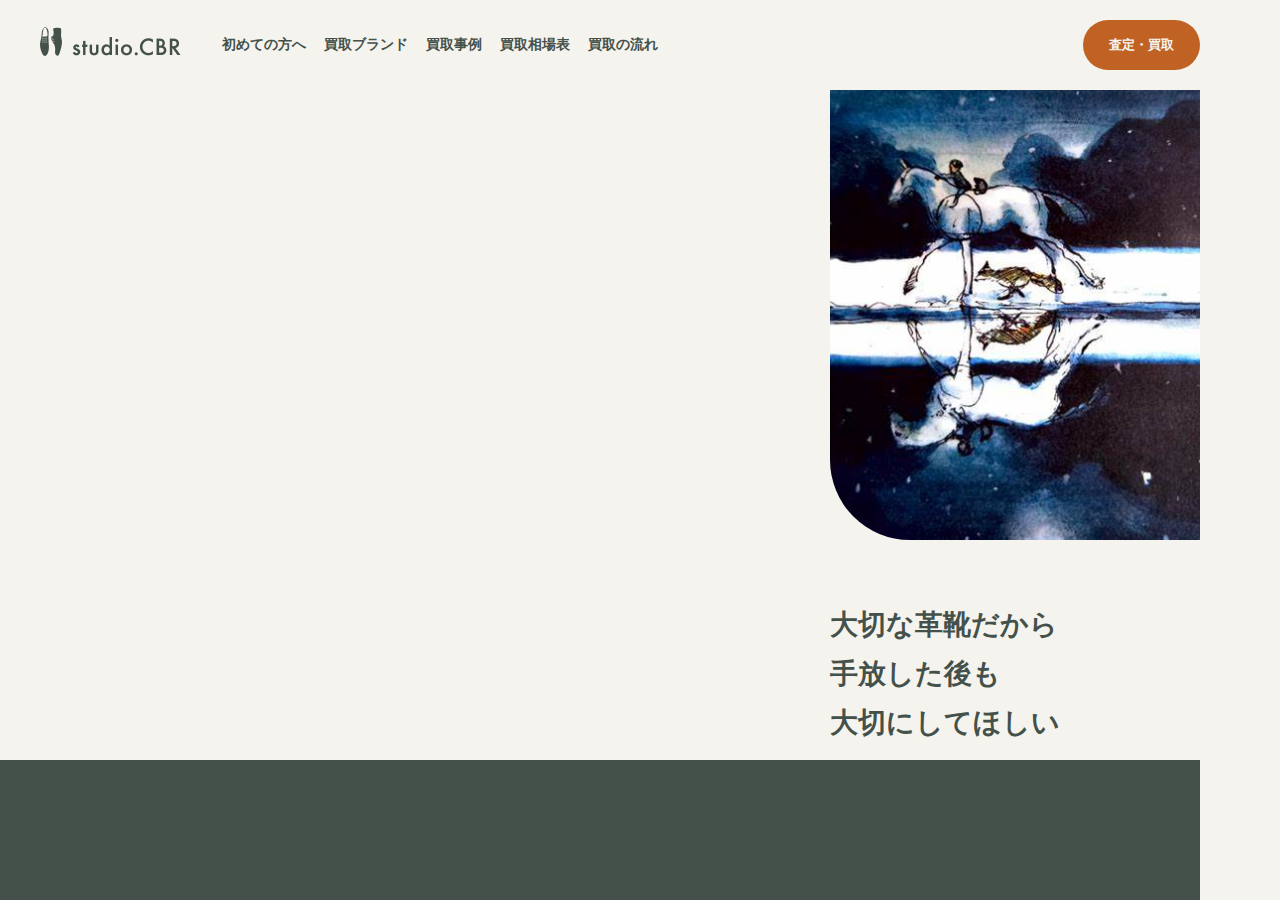
<file: 東京・代官山/review/index.html>
<!DOCTYPE html>
<html lang="en">
  <head>
    <meta charset="UTF-8" />
    <meta http-equiv="X-UA-Compatible" content="IE=edge" />
    <meta name="viewport" content="width=device-width, initial-scale=1.0" />
    <title>studio.CBR</title>
    <link rel="stylesheet" href="./utils.css" />
    <link rel="stylesheet" href="./style.css" />
  </head>
  <body>
    <aside class="side-menu"></aside>

    <header class="main-header">
      <h1 class="header-logo">
        <a href="#"><img src="../images/logo.png" alt="" /></a>
      </h1>

      <nav class="main-nav">
        <ul>
          <li><a class="link" href="#">初めての方へ</a></li>
          <li><a class="link" href="#">買取ブランド</a></li>
          <li><a class="link" href="#">買取事例</a></li>
          <li><a class="link" href="#">買取相場表</a></li>
          <li><a class="link" href="#">買取の流れ</a></li>
        </ul>
      </nav>

      <button class="btn">査定・買取</button>
    </header>

    <div class="left-visual"></div>
    <div class="visual-title-block">
      <div class="corner-visual"></div>
      <h2 class="title">
        大切な革靴だから<br />手放した後も<br />大切にしてほしい
      </h2>
    </div>

    <main></main>

    <footer class="main-footer"></footer>
  </body>
</html>
</file>
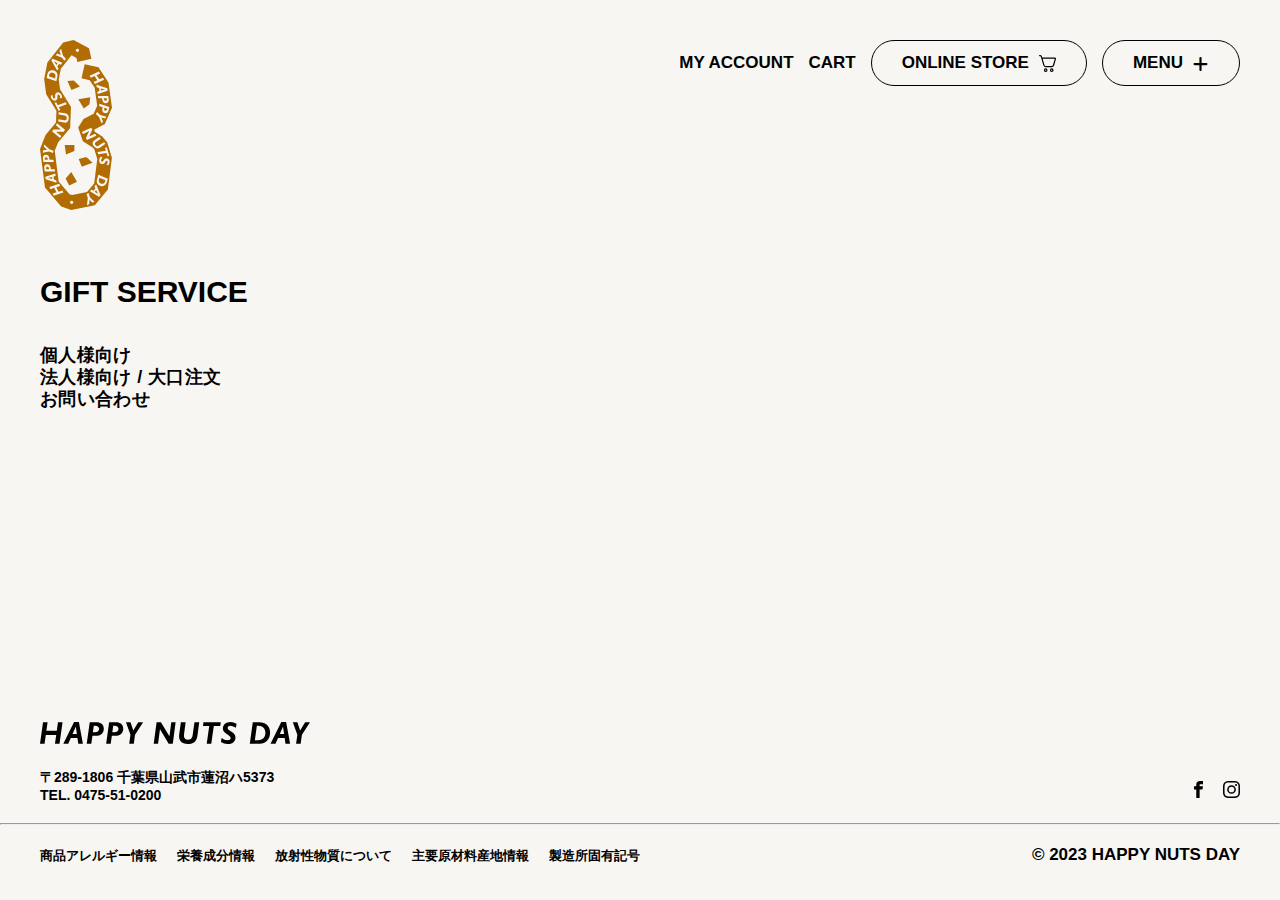
<file: HAPPY NUTS DAY/gift service.html>
<!DOCTYPE html>
<html lang="en">
<head>
    <meta charset="UTF-8">
    <meta http-equiv="X-UA-Compatible" content="IE=edge">
    <meta name="viewport" content="width=device-width, initial-scale=1.0">
    <title>GIFT ｜ HAPPY NUTS DAY</title>
    <link rel="stylesheet" href="https://cdnjs.cloudflare.com/ajax/libs/font-awesome/6.3.0/css/all.min.css" />
    <link rel="stylesheet" href="./public/css/common.css">
</head>
<body>

    <header class="main-header">
        <div class="logo">
            <img src="./public/image/logo.svg" alt="">
        </div>
        <nav class="main-nav">
            <ul class="menu-list">
                <li class="show-only-pc" ><a  href="">MY ACCOUNT</a></li>
                <li class="text-lg-list-md" ><a  href="">CART</a></li>
                <li class="show-only-pc">
                    <a class="btn" href="" >
                        ONLINE STORE
                        <img src="./public/image/cart.svg" alt="">
                    </a></li>
                <li class="text-lg-list-md">
                    <div class="btn">
                        MENU  
                        <i class="fa-solid fa-plus"></i>
                    </div>
                </li>
            </ul>
        </nav>

        <nav class="side-nav">
            <div class="top-menu">
                <ul class="menu menu-list">
                    <li> <a class="text-lg-list-md" href="">MY ACCOUNT</a></li>
                    <li><a class="text-lg-list-md" href="">CART</a></li>
                </ul>
                <button class="btn btn-black">
                    CLOSE  
                    <i class="fa-solid fa-x"></i>
                </button>
            </div>

            <div class="side-middle">
                <ul class="main-menu menu-list">
                    <li><a href="./online store.html">ONLINE STORE</a></li>
                    <li><a href="./gift service.html">GIFT SERVICE</a></li>
                    <li><a href="./journal.html">JOURNAL</a></li>
                    <li><a href="./recipe.html">RECIPE</a></li>
                    <li><a href="./factory.html">FACTORY</a></li>
                    <li><a href="./about.html">ABOUT</a></li>
                    <li><a href="./store list.html">STORE LIST</a></li>
                    <li><a href="./news.html">NEWS</a></li> 
                </ul>
                <ul class="sub-menu menu-list">
                    <li><a href="">ショッピングガイド</a></li>
                    <li><a href="">会社概要</a></li>
                    <li><a href="">お問い合わせ</a></li>
                    <li><a href="">特定商取引法に基づく表記</a></li>
                    <li><a href="">プライバシーポリシー</a></li>
                </ul>
            </div>

            <div class="side-bottom">
               <div class="media">
                        <a href=""><img src="./public/image/facebook.svg" alt=""></a>
                        <a href=""><img src="./public/image/instagram.svg" alt=""></a>
                </div>
                <p class="copyright">© 2023 HAPPY NUTS DAY</p>
            </div>

        </nav>
    </header>

    <main class="container">

        <div class="side-bar">
            <h1>GIFT SERVICE</h1>
            <div class="lead-menu">
                <button class="toggle-btn">ALL <img src="./public/image/arrow.svg" alt=""></button>
                <div class="lead-list active">
                    <ul class="menu-list">
                        <li class="text-md" ><a href="">個人様向け</a></li>
                        <li class="text-md" ><a href="">法人様向け / 大口注文</a></li>
                        <li class="text-md" ><a href="">お問い合わせ</a></li>
                    </ul>
                </div>
            </div>
        </div>

    </main>

    <footer class="main-footer">
        <div class="top-footer">
            <a class="logo" href="">
                <img src="./public/image/logo_f.svg" alt="">
            </a>
            <div class="contact">
                <div class="info">
                <p>〒289-1806 千葉県山武市蓮沼ハ5373</p>
                <p>TEL. 0475-51-0200</p>
                </div>
                <div class="media">
                    <ul>
                        <li><img src="./public/image/facebook.svg" alt=""></li>
                        <li><img src="./public/image/instagram.svg" alt=""></li>
                    </ul>
                </div>
            </div>
        </div>
        <hr>
        <div class="bottom-footer">
            <ul class="footer-link menu-list">
                <li><a href="">商品アレルギー情報</a></li>
                <li><a href="">栄養成分情報</a></li>
                <li><a href="">放射性物質について</a></li>
                <li><a href="">主要原材料産地情報</a></li>
                <li><a href="">製造所固有記号</a></li>
            </ul>
            <p class="copyright">© 2023 HAPPY NUTS DAY</p>
        </div>
    </footer>

    <script>
        const toggleMenuEl = document.querySelector(".lead-menu > .toggle-btn");
        const menuEl = document.querySelector(".lead-menu > .lead-list");
  
        toggleMenuEl.addEventListener("click", () => {
          menuEl.classList.toggle("active");
        });
      </script>

</body>
</html>
</file>
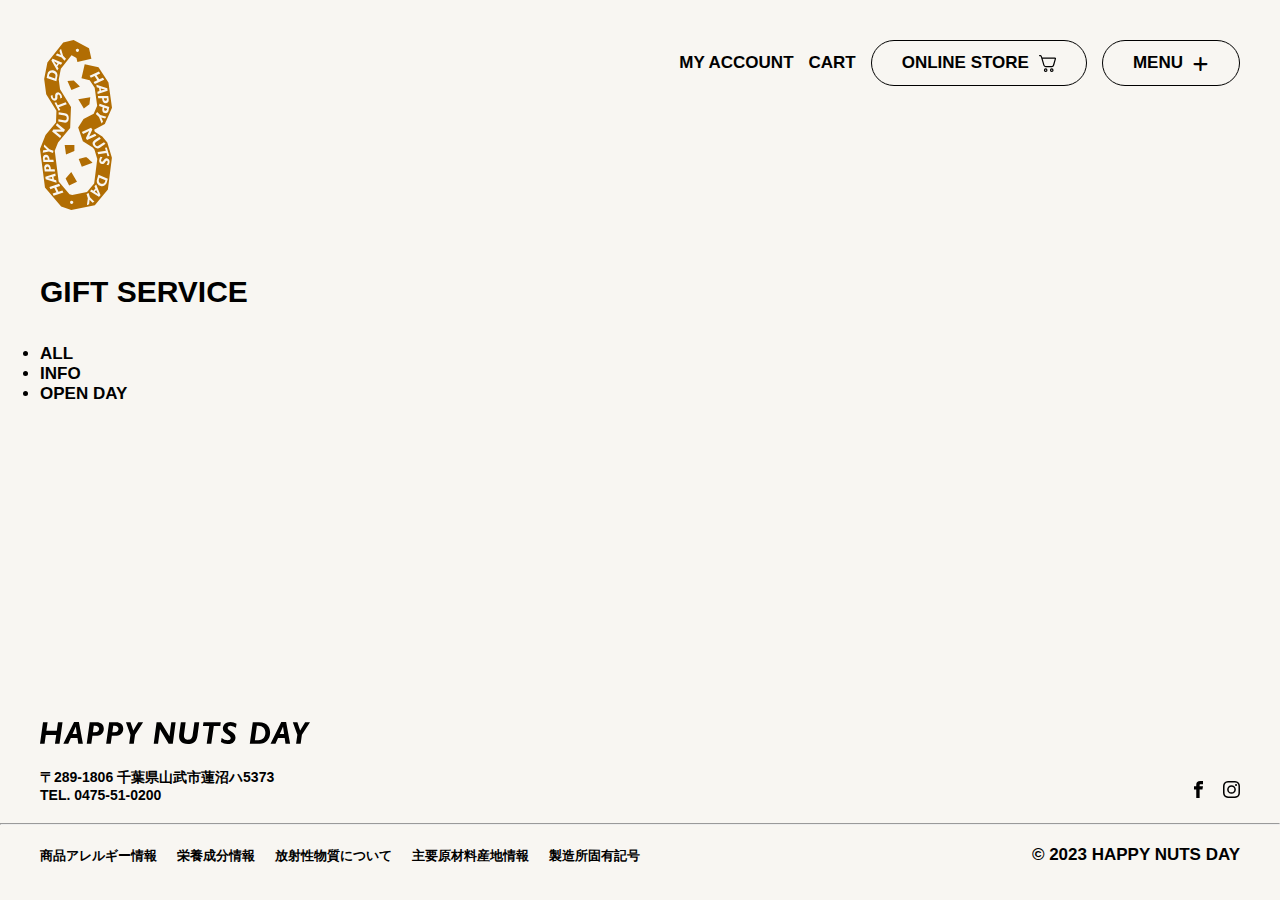
<file: HAPPY NUTS DAY/news.html>
<!DOCTYPE html>
<html lang="en">
<head>
    <meta charset="UTF-8">
    <meta http-equiv="X-UA-Compatible" content="IE=edge">
    <meta name="viewport" content="width=device-width, initial-scale=1.0">
    <title>NEWS ｜ HAPPY NUTS DAY</title>
    <link rel="stylesheet" href="https://cdnjs.cloudflare.com/ajax/libs/font-awesome/6.3.0/css/all.min.css" />
    <link rel="stylesheet" href="./public/css/common.css">

</head>

<body>

    <header class="main-header">
        <div class="logo">
            <img src="./public/image/logo.svg" alt="">
        </div>
        <nav class="main-nav">
            <ul class="menu-list">
                <li ><a class="txt-deco-none" href="">MY ACCOUNT</a></li>
                <li ><a class="txt-deco-none" href="">CART</a></li>
                <li >
                    <a class="btn txt-deco-none" href="" >
                        ONLINE STORE
                        <img src="./public/image/cart.svg" alt="">
                    </a></li>
                <li>
                    <div class="btn txt-deco-none">
                        MENU  
                        <i class="fa-solid fa-plus"></i>
                    </div>
                </li>
            </ul>
        </nav>
    </header>

    <main class="container">
        <div class="side-bar">
            <h1>GIFT SERVICE</h1>
            <ul>
                <li><a class="txt-deco-none" href="">ALL</a></li>
                <li><a class="txt-deco-none" href="">INFO</a></li>
                <li><a class="txt-deco-none" href="">OPEN DAY</a></li>
        </div>
    </main>

    <footer class="main-footer">
        <div class="info top-footer">
            <a class="logo" href="">
                <img src="./public/image/logo_f.svg" alt="">
            </a>
            <div class="contact">
                <div class="info">
                <p>〒289-1806 千葉県山武市蓮沼ハ5373</p>
                <p>TEL. 0475-51-0200</p>
                </div>
                <div class="media">
                    <ul>
                        <li><img src="./public/image/facebook.svg" alt=""></li>
                        <li><img src="./public/image/instagram.svg" alt=""></li>
                    </ul>
                </div>
            </div>
        </div>
        <hr>
        <div class="bottom-footer">
            <ul class="footer-link menu-list">
                <li><a href="">商品アレルギー情報</a></li>
                <li><a href="">栄養成分情報</a></li>
                <li><a href="">放射性物質について</a></li>
                <li><a href="">主要原材料産地情報</a></li>
                <li><a href="">製造所固有記号</a></li>
            </ul>
            <p>© 2023 HAPPY NUTS DAY</p>
        </div>
    </footer>
    
</body>
</html>
</file>
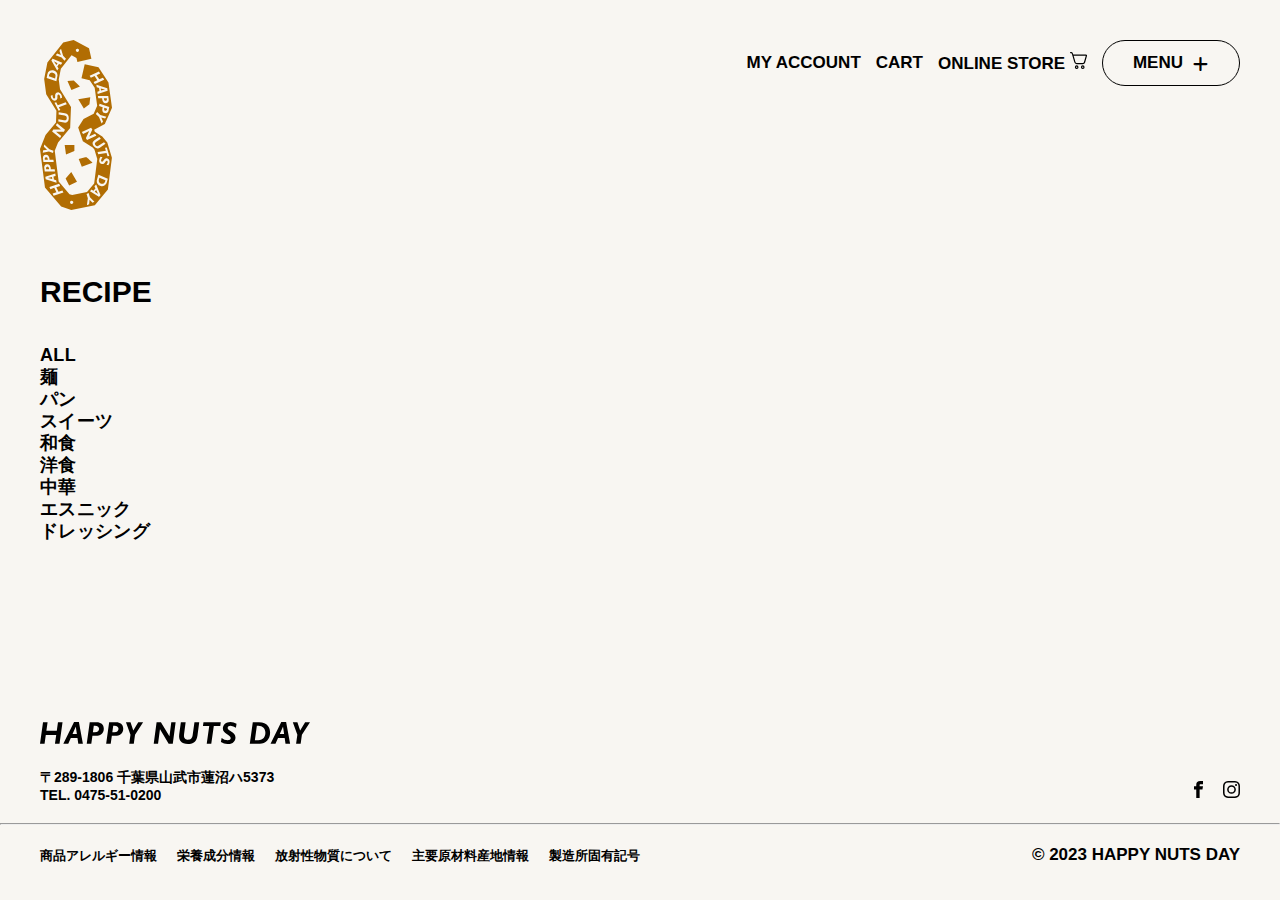
<file: HAPPY NUTS DAY/recipe.html>
<!DOCTYPE html>
<html lang="en">
<head>
    <meta charset="UTF-8">
    <meta http-equiv="X-UA-Compatible" content="IE=edge">
    <meta name="viewport" content="width=device-width, initial-scale=1.0">
    <title>GIFT ｜ HAPPY NUTS DAY</title>
    <link rel="stylesheet" href="https://cdnjs.cloudflare.com/ajax/libs/font-awesome/6.3.0/css/all.min.css" />
    <link rel="stylesheet" href="./public/css/common.css">
</head>
<body>

    <header class="main-header">
        <div class="logo">
            <img src="./public/image/logo.svg" alt="">
        </div>
        <nav class="main-nav">
            <ul class="menu-list">
                <li class="show-only-pc" ><a  href="">MY ACCOUNT</a></li>
                <li class="text-list-md" ><a  href="">CART</a></li>
                <li class="show-only-pc">
                    <a class=".btn" href="" >
                        ONLINE STORE
                        <img src="./public/image/cart.svg" alt="">
                    </a></li>
                <li class="text-list-md">
                    <div class="btn">
                        MENU  
                        <i class="fa-solid fa-plus"></i>
                    </div>
                </li>
            </ul>
        </nav>

        <nav class="side-nav">
            <div class="top-menu">
                <ul class="menu menu-list">
                    <li> <a class="text-list-md" href="">MY ACCOUNT</a></li>
                    <li><a class="text-list-md" href="">CART</a></li>
                </ul>
                <button class="btn btn-black">
                    CLOSE  
                    <i class="fa-solid fa-x"></i>
                </button>
            </div>

            <div class="side-middle">
                <ul class="main-menu menu-list">
                    <li><a href="./online store.html">ONLINE STORE</a></li>
                    <li><a href="./gift service.html">GIFT SERVICE</a></li>
                    <li><a href="./journal.html">JOURNAL</a></li>
                    <li><a href="./recipe.html">RECIPE</a></li>
                    <li><a href="./factory.html">FACTORY</a></li>
                    <li><a href="./about.html">ABOUT</a></li>
                    <li><a href="./store list.html">STORE LIST</a></li>
                    <li><a href="./news.html">NEWS</a></li> 
                </ul>
                <ul class="sub-menu menu-list">
                    <li><a href="">ショッピングガイド</a></li>
                    <li><a href="">会社概要</a></li>
                    <li><a href="">お問い合わせ</a></li>
                    <li><a href="">特定商取引法に基づく表記</a></li>
                    <li><a href="">プライバシーポリシー</a></li>
                </ul>
            </div>

            <div class="side-bottom">
               <div class="media">
                        <a href=""><img src="./public/image/facebook.svg" alt=""></a>
                        <a href=""><img src="./public/image/instagram.svg" alt=""></a>
                </div>
                <p class="copyright">© 2023 HAPPY NUTS DAY</p>
            </div>

        </nav>
    </header>

    <main class="container">
        <div class="side-bar">
            <div class="lead">
                <h1>RECIPE</h1>
                <p>ALL <img src="./public/image/arrow.svg" alt=""></p>
            </div>
            <ul class="lead-list">
                <li class="text-lg text-md show-only-pc"><a href="">ALL</a></li>
                <li class="text-lg text-md"><a href="">麺</a></li>
                <li class="text-lg text-md"><a href="">パン</a></li>
                <li class="text-lg text-md"><a href="">スイーツ</a></li>
                <li class="text-lg text-md"><a href="">和食</a></li>
                <li class="text-lg text-md"><a href="">洋食</a></li>
                <li class="text-lg text-md"><a href="">中華</a></li>
                <li class="text-lg text-md"><a href="">エスニック</a></li>
                <li class="text-lg text-md"><a href="">ドレッシング</a></li>
            </ul>
        </div>
    </main>

    <footer class="main-footer">
        <div class="top-footer">
            <a class="logo" href="">
                <img src="./public/image/logo_f.svg" alt="">
            </a>
            <div class="contact">
                <div class="info">
                <p>〒289-1806 千葉県山武市蓮沼ハ5373</p>
                <p>TEL. 0475-51-0200</p>
                </div>
                <div class="media">
                    <ul>
                        <li><img src="./public/image/facebook.svg" alt=""></li>
                        <li><img src="./public/image/instagram.svg" alt=""></li>
                    </ul>
                </div>
            </div>
        </div>
        <hr>
        <div class="bottom-footer">
            <ul class="footer-link menu-list">
                <li><a href="">商品アレルギー情報</a></li>
                <li><a href="">栄養成分情報</a></li>
                <li><a href="">放射性物質について</a></li>
                <li><a href="">主要原材料産地情報</a></li>
                <li><a href="">製造所固有記号</a></li>
            </ul>
            <p class="copyright">© 2023 HAPPY NUTS DAY</p>
        </div>
    </footer>
</body>
</html>
</file>
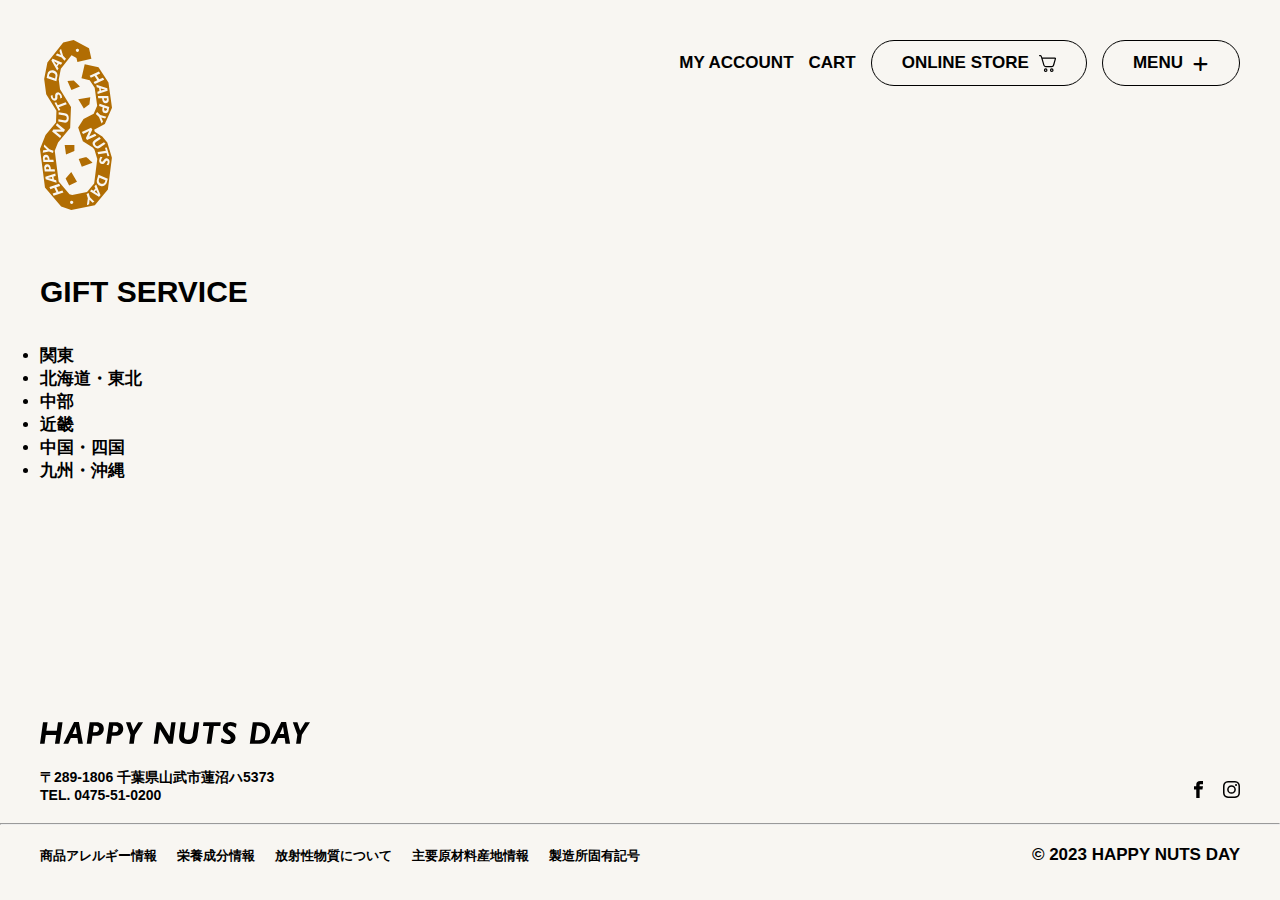
<file: HAPPY NUTS DAY/store list.html>
<!DOCTYPE html>
<html lang="en">
<head>
    <meta charset="UTF-8">
    <meta http-equiv="X-UA-Compatible" content="IE=edge">
    <meta name="viewport" content="width=device-width, initial-scale=1.0">
    <title>STORE LIST ｜ HAPPY NUTS DAY</title>
    <link rel="stylesheet" href="https://cdnjs.cloudflare.com/ajax/libs/font-awesome/6.3.0/css/all.min.css" />
    <link rel="stylesheet" href="./public/css/common.css">
</head>

<body>

    <header class="main-header">
        <div class="logo">
            <img src="./public/image/logo.svg" alt="">
        </div>
        <nav class="main-nav">
            <ul class="menu-list">
                <li ><a class="txt-deco-none" href="">MY ACCOUNT</a></li>
                <li ><a class="txt-deco-none" href="">CART</a></li>
                <li >
                    <a class="btn txt-deco-none" href="" >
                        ONLINE STORE
                        <img src="./public/image/cart.svg" alt="">
                    </a></li>
                <li>
                    <div class="btn txt-deco-none">
                        MENU  
                        <i class="fa-solid fa-plus"></i>
                    </div>
                </li>
            </ul>
        </nav>
    </header>

    <main class="container">
        <div class="side-bar">
            <h1>GIFT SERVICE</h1>
            <ul>
                <li><a class="txt-deco-none" href="">関東</a></li>
                <li><a class="txt-deco-none" href="">北海道・東北</a></li>
                <li><a class="txt-deco-none" href="">中部</a></li>
                <li><a class="txt-deco-none" href="">近畿</a></li>
                <li><a class="txt-deco-none" href="">中国・四国</a></li>
                <li><a class="txt-deco-none" href="">九州・沖縄</a></li>
            </ul>
        </div>
    </main>

    <footer class="main-footer">
        <div class="info top-footer">
            <a class="logo" href="">
                <img src="./public/image/logo_f.svg" alt="">
            </a>
            <div class="contact">
                <div class="info">
                <p>〒289-1806 千葉県山武市蓮沼ハ5373</p>
                <p>TEL. 0475-51-0200</p>
                </div>
                <div class="media">
                    <ul>
                        <li><img src="./public/image/facebook.svg" alt=""></li>
                        <li><img src="./public/image/instagram.svg" alt=""></li>
                    </ul>
                </div>
            </div>
        </div>
        <hr>
        <div class="bottom-footer">
            <ul class="footer-link menu-list">
                <li><a href="">商品アレルギー情報</a></li>
                <li><a href="">栄養成分情報</a></li>
                <li><a href="">放射性物質について</a></li>
                <li><a href="">主要原材料産地情報</a></li>
                <li><a href="">製造所固有記号</a></li>
            </ul>
            <p>© 2023 HAPPY NUTS DAY</p>
        </div>
    </footer>
    
</body>
</html>
</file>
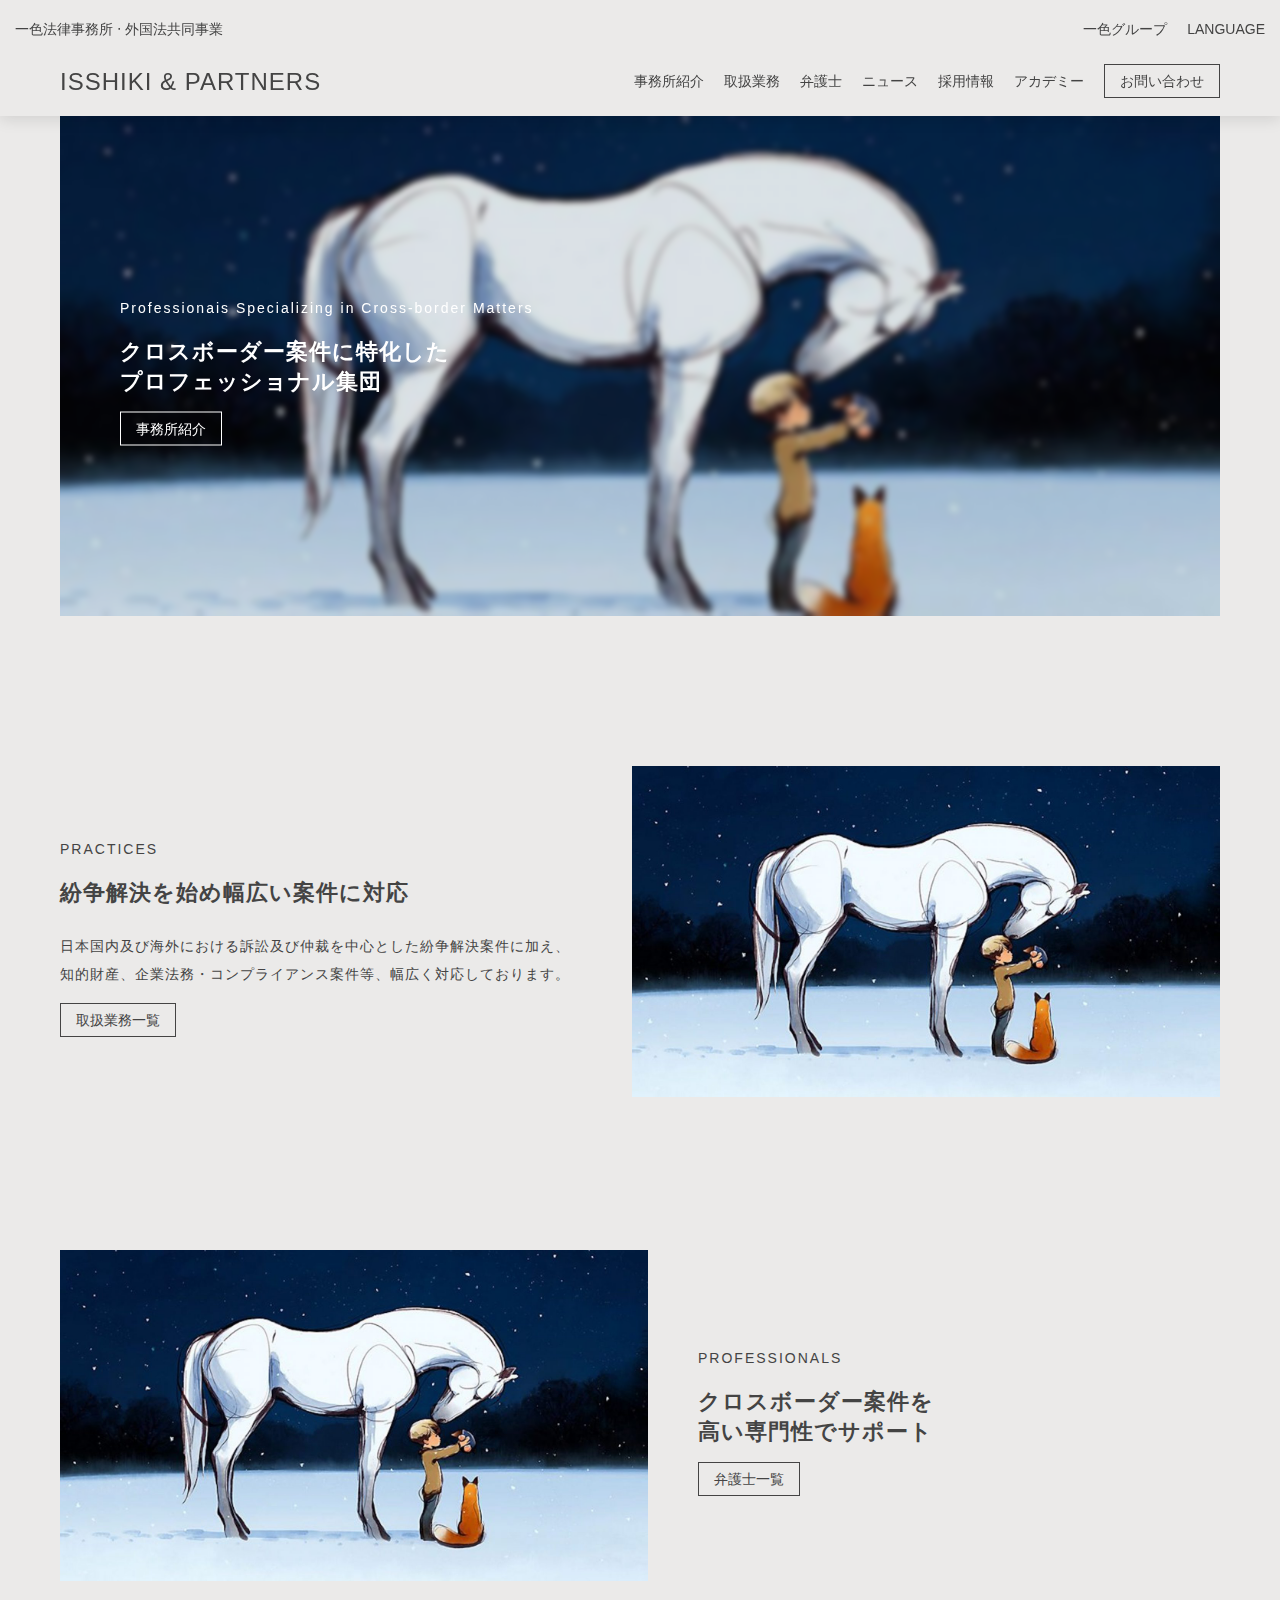
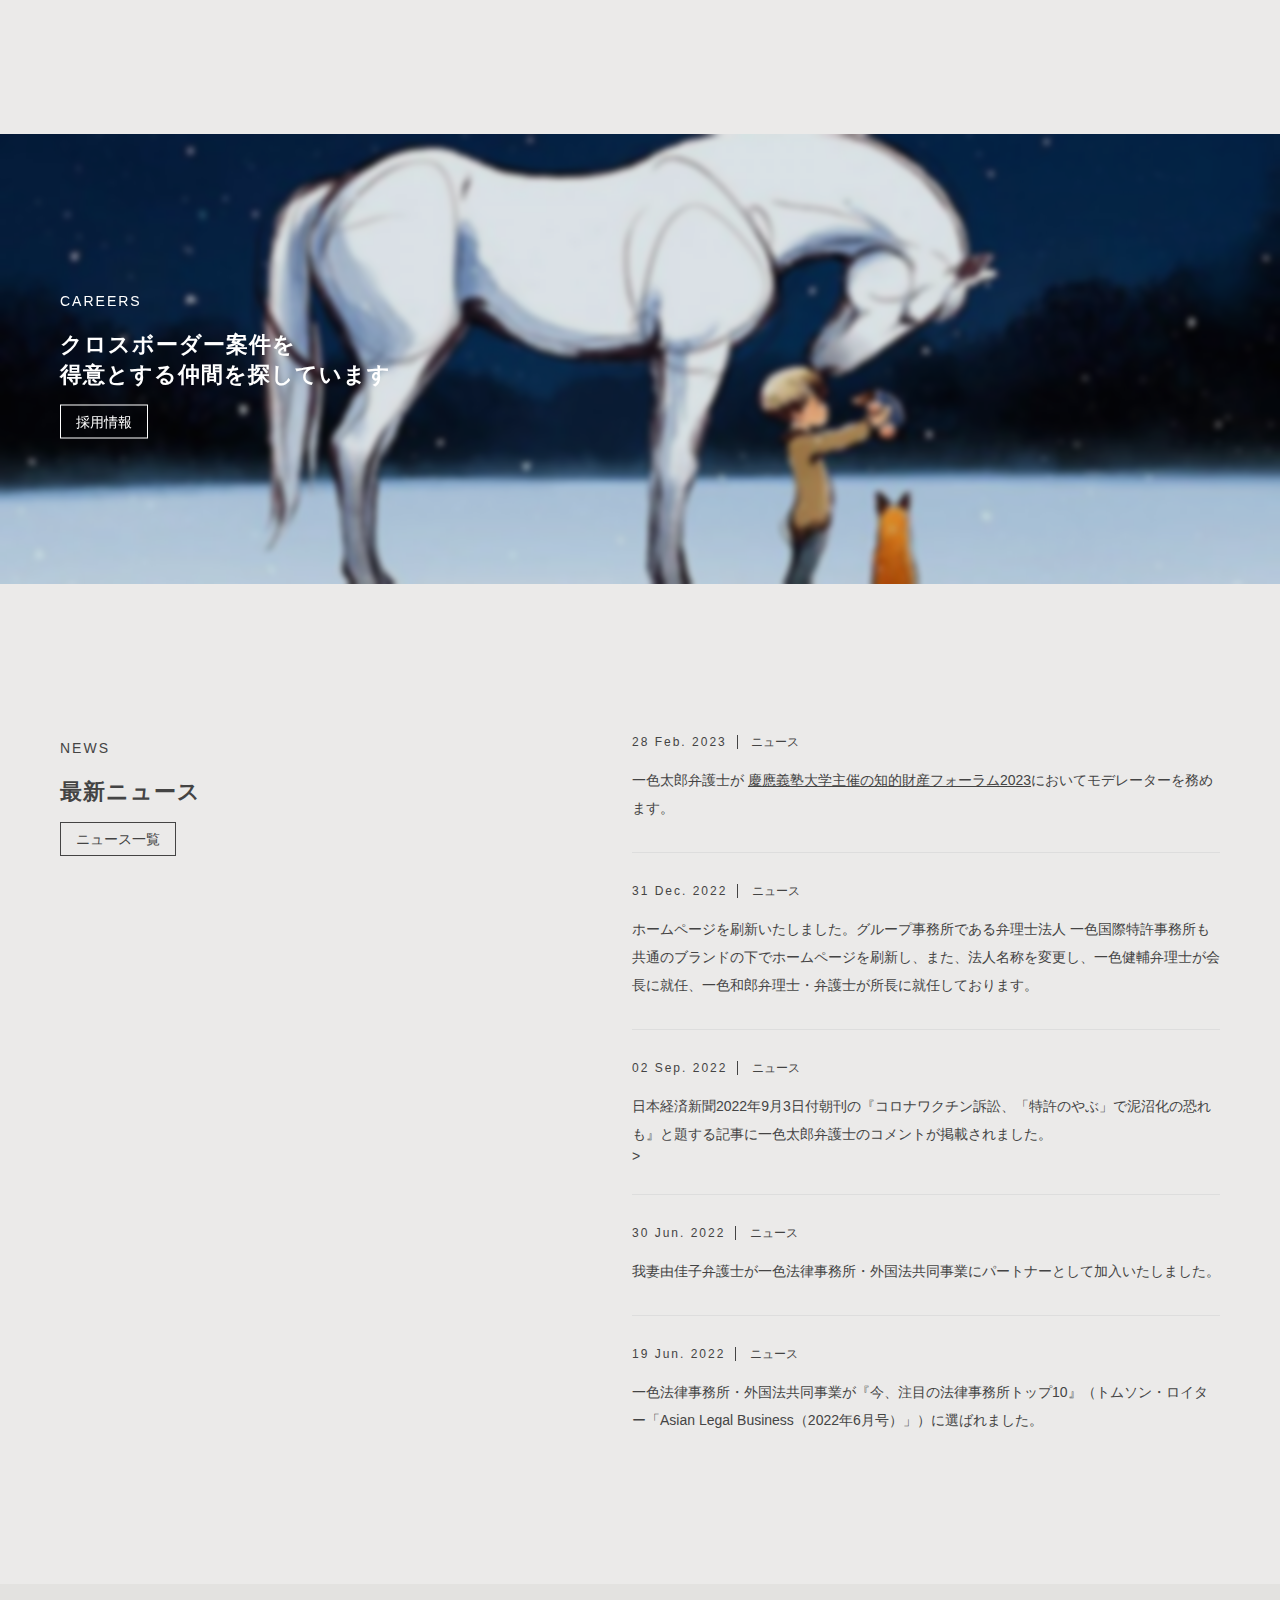
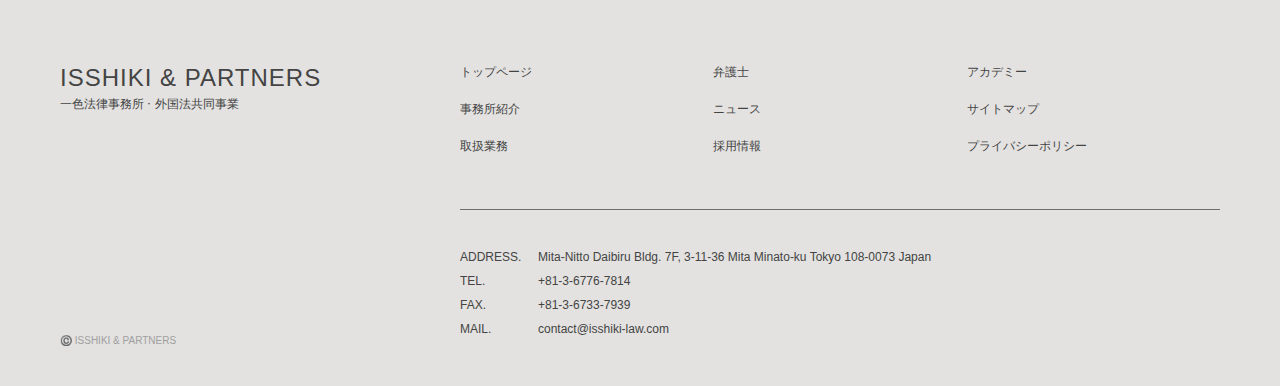
<file: 一色法律事務所/0420-discuss.html>
<!DOCTYPE html>
<html lang="en">
<head>
    <meta charset="UTF-8">
    <meta http-equiv="X-UA-Compatible" content="IE=edge">
    <meta name="viewport" content="width=device-width, initial-scale=1.0">
    <title>一色法律事務所 ‧ 外国法共同事業</title>
    <link rel="stylesheet" href="./0420-discuss.css">
</head>
<body>
    <div class="mobile-menu active">
        <nav class="main-nav">
            <ul class="animated-links">
                <li class="link-item"><a href="">事務所紹介</a></li>
                <li class="link-item"><a href="">取扱業務</a></li>
                <li class="link-item"><a href="">弁護士</a></li>
                <li class="link-item"><a href="">ニュース</a></li>
                <li class="link-item"><a href="">採用情報</a></li>
                <li class="link-item"><a href="">アカデミー</a></li>
                <li><a href="" class="btn-black">お問い合わせ</a></li>
            </ul>
        </nav> 
    </div>

    <header class="main-header">
        <div class="header-upperArea">
            <p>一色法律事務所 ‧ 外国法共同事業</p>
            <p class="drop-down">一色グループ</p>
            <p class="drop-down">LANGUAGE</p>
            <div class="hamburger active">
                <div class="bar"></div>
                <div class="bar"></div>
            </div>
        </div>
        
        <div class="header-body container">
            <h1 class="logo">ISSHIKI & PARTNERS</h1>
       

            <nav class="main-nav">
                <ul class="animated-links">
                    <li class="link-item"><a href="">事務所紹介</a></li>
                    <li class="link-item"><a href="">取扱業務</a></li>
                    <li class="link-item"><a href="">弁護士</a></li>
                    <li class="link-item"><a href="">ニュース</a></li>
                    <li class="link-item"><a href="">採用情報</a></li>
                    <li class="link-item"><a href="">アカデミー</a></li>
                    <li><a href="" class="btn-black">お問い合わせ</a></li>
                </ul>
            </nav> 
        </div>
    </header>

    <main>
        <section class="page-section container">
            <div class="main-visual">
                <div class="main-visual-movie mask">
                    <img class="coverfit" src="./main-visual.jpeg" alt="">
                </div>
                <div class="section-content-block color-white">
                    <p class="title-eng">Professionais Specializing in Cross-border Matters</p>
                    <h2 class="title-jp">クロスボーダー案件に特化した<br>プロフェッショナル集団</h2>
                    <a href="" class="btn-white">事務所紹介</a>
                </div>
            </div>
        </section>
        <section class="page-section container">
            <div class="d-flex gap-50 align-center">
                <div class="section-content-block w-45"> 
                <p class="title-eng">PRACTICES</p>
                <h2 class="title-jp">紛争解決を始め幅広い案件に対応</h2>
                <p class="section-content">日本国内及び海外における訴訟及び仲裁を中心とした紛争解決案件に加え、知的財産、企業法務・コンプライアンス案件等、幅広く対応しております。</p>
                <a href="" class="btn-black">取扱業務一覧</a>
                </div>
                <div class="section-img">
                    <img class="coverfit" src="./main-visual.jpeg" alt="">
                </div> 
                <!-- 設flex 會把父層的padding 一起計算進去， -->
            </div>
        </section>
        <section class="page-section container">
            <div class="d-flex gap-50 align-center">
                <div class="flex-grow section-img">
                    <img class="coverfit" src="./main-visual.jpeg" alt="">
                </div> 
                <div class="section-content-block w-45"> 
                <p class="title-eng">PROFESSIONALS</p>
                <h2 class="title-jp">クロスボーダー案件を<br>高い専門性でサポート</h2>
                <a href="" class="btn-black">弁護士一覧</a>
                </div>
            </div>
        </section>
        <section class="page-section banner mask">
            <div class="container h-100">
               <div class="relative h-100">
                    <div class="section-content-block color-white">
                        <p class="title-eng">CAREERS</p>
                        <h2 class="title-jp">クロスボーダー案件を<br>得意とする仲間を探しています</h2>
                        <a href="" class="btn-white">採用情報</a>
                    </div>
               </div>
            </div>
        </section>

        <section class="page-section container">
            <div class="d-flex gap-50"> 
                <div class="section-content-block w-45"> 
                    <p class="title-eng">NEWS</p>
                    <h2 class="title-jp">最新ニュース</h2>
                    <a href="" class="btn-black">ニュース一覧</a>
                </div>
                <div class="news">
                    <article class="news-item">
                        <div class="newsItem-info">
                            <span class="date">28 Feb. 2023</span>
                            <span class="category">ニュース</span>
                        </div>
                        <p class="news-content">
                            一色太郎弁護士が <a href="">慶應義塾大学主催の知的財産フォーラム2023</a>においてモデレーターを務めます。
                        </p>
                    </article>
                    <article class="news-item">
                        <div class="newsItem-info">
                            <span class="date">31 Dec. 2022</span>
                            <span class="category">ニュース</span>
                        </div>
                        <p class="news-content">
                            ホームページを刷新いたしました。グループ事務所である弁理士法人 一色国際特許事務所も共通のブランドの下でホームページを刷新し、また、法人名称を変更し、一色健輔弁理士が会長に就任、一色和郎弁理士・弁護士が所長に就任しております。
                        </p>
                    </article>
                    <article class="news-item">
                        <div class="newsItem-info">
                            <span class="date">02 Sep. 2022</span>
                            <span class="category">ニュース</span>
                        </div>
                        <p class="news-content">
                            日本経済新聞2022年9月3日付朝刊の『コロナワクチン訴訟、「特許のやぶ」で泥沼化の恐れも』と題する記事に一色太郎弁護士のコメントが掲載されました。
                        </p>>
                    </article>
                    <article class="news-item">
                        <div class="newsItem-info">
                            <span class="date">30 Jun. 2022</span>
                            <span class="category">ニュース</span>
                        </div>
                        <p class="news-content">
                            我妻由佳子弁護士が一色法律事務所・外国法共同事業にパートナーとして加入いたしました。
                        </p>
                    </article>
                    <article class="news-item">
                        <div class="newsItem-info">
                            <span class="date">19 Jun. 2022</span>
                            <span class="category">ニュース</span>
                        </div>
                        <p class="news-content">
                            一色法律事務所・外国法共同事業が『今、注目の法律事務所トップ10』（トムソン・ロイター「Asian Legal Business（2022年6月号）」）に選ばれました。
                        </p>
                    </article>
                </div>
            </div>
        </section>

    </main>

    <footer class="main-footer">
        <div class="container footer-wrap">
            <div class="footer-left">
                <h3 class="logo">ISSHIKI & PARTNERS</h3>
                <p class="desc">一色法律事務所 ‧ 外国法共同事業</p>
                <small class="copyright">©️ ISSHIKI & PARTNERS</small>
            </div>
            <div class="footer-right">
                <ul class="footer-links animated-links">
                    <li class="link-item"><a href="">トップページ</a></li>
                    <li class="link-item"><a href="">弁護士</a></li>
                    <li class="link-item"><a href="">アカデミー</a></li>
                    <li class="link-item"><a href="">事務所紹介</a></li>
                    <li class="link-item"><a href="">ニュース</a></li>
                    <li class="link-item"><a href="">サイトマップ</a></li>
                    <li class="link-item"><a href="">取扱業務</a></li>
                    <li class="link-item"><a href="">採用情報</a></li>
                    <li class="link-item"><a href="">プライバシーポリシー</a></li>
                </ul>

                <div class="contact-info">
                    <dl>
                        <dt>address.</dt>
                        <dd>Mita-Nitto Daibiru Bldg. 7F, 3-11-36 Mita Minato-ku Tokyo 108-0073 Japan</dd>
                    </dl>
                        <dl><dt>tel.</dt>
                        <dd>+81-3-6776-7814</dd>
                    </dl>
                        <dl><dt>fax.</dt>
                        <dd>+81-3-6733-7939</dd>
                    </dl>
                    <dl>
                        <dt>MAIL.</dt>
                        <dd>contact@isshiki-law.com</dd>
                    </dl>
                    <small class="copyright">©️ ISSHIKI & PARTNERS</small>
                </div>
            </div>
        </div>
    </footer>


    <script>
        const bodyEl = document .querySelector("body");
        const hamburgerEl = document.querySelector(".hamburger");
        const mobileMenuEl = document .querySelector(".mobile-menu");
       

        hamburgerEl.addEventListener('click', function (){
        this.classList.toggle("active");
        mobileMenuEl.classList.toggle("active")

       const menuIsOpen = mobileMenuEl.classList.contains("active");
       if (menuIsOpen) {
            bodyEl.style.overflowY = "hidden";
       } else {
            // bodyEl.style.overflowY = "auto";
            bodyEl.attributes.removeNamedItem("style")
       }

        });
    </script>
</body>
</html>
</file>
<file: 東京・代官山/style.css>
:root{
    --bg-color: #f5f3ed;
    --color-dark-yellow:#ede9e0;
    --color-dark-green: #44514b;
    --color-brown:#c06223;
}
*,
*::before,
*::after {
box-sizing: border-box;
}

*{
    margin: 0;
    padding: 0;
}

html {
    font-size: 62.5%;
}

body {
    font-size: 1.4rem;
    letter-spacing: 0.05rem;
    font-family: sans-serif;
    color: var(--color-dark-green);
    background-color: var(--bg-color);
}

h1 {
    line-height: 1.5;
    font-weight: 700;
    font-size: 3.2rem;
}

h2 {
    line-height: 1.5;
    font-weight: 700;
    font-size: 2.6rem;
    margin-bottom: 5rem;
}

h3 {
    font-size: 2.0rem;
}


p {
    font-size: 1.7rem;
    line-height: 2.0;
    /* font-weight: 550; */
    text-align: justify;
    /* 旁邊切齊 */
}

.p-bold {
    font-size: 1.7rem;
    font-weight: 900;
    margin-bottom: 1rem;
}


/* common */
.max-w-1680 {
    max-width: 1680px;
    margin: auto;
}

.border-radius-60 {
    border-radius: 60px;
}

.border-radius-15 {
    border-radius: 15px;
}

.btn-brown {
    display: block;
    width: 225px;
    padding: 1.8rem 3rem;
    text-decoration: none;
    text-align: center;
    font-size: 1.6rem;
    font-weight: 700;
    border-radius: 100px;
    color: #fff;
    background-color: var(--color-brown);
}

.btn-brown:hover {
    background-color: #ef7626;
    transition: 0.2s ease-in-out;
}

.a-style {
    text-decoration: none;
    color: var(--color-dark-green);
}

.a-style:hover {
    color: var(--color-brown);
}


/* header */

.main-header {
    display: flex;
    position: sticky;
    top: 0;
    left: 0;
    height: 150px;
    align-items: center;
    padding: 0 0 0 8rem;
    background-color: var(--bg-color);
    z-index: 9999;
}


.main-header > .logo > img{
    width: 142px;
    height: 30px;
}

.main-header > .main-navi {
    display: flex;
    justify-content: space-between;
    flex-grow: 1;
}

.main-header > .main-navi > ul {
    display: flex;
    list-style: none;
    padding-top: 0.2rem;
    align-items: center;
}

.main-header > .main-navi > ul > li {
    margin-left: 3rem;
}

.main-header a {
    font-size: 1.6rem;
    font-weight: 700;
}

.navi-button {
    margin-left: auto;
}

.navi-button > li > a {
    display: block;
    text-decoration: none;
    padding: 2rem 3.8rem;
    border-radius: 100px;
    color: #fff;
    background-color: var(--color-brown);
}

/* nav-sub */

.navi-sub {
    display: flex;
    position: fixed;
    justify-content: space-between;
    flex-direction: column;
    /* position: absolute; */
    top: 0;
    right: 0;
    width: 100px;
    height: 100%;
    background-color: var(--bg-color);
    z-index: 9999;
}

.navi-sub > ul {
    display: flex;
    list-style: none;
    writing-mode: vertical-rl;
}

.navi-sub > ul > li {
    padding-top: 2.4rem;
    line-height: 10rem;
}

.navi-sub > ul > li > a {
    font-size: 1.4rem;
}

/* ////////// */
/* main */
/* main-top */
.top-area {
    width: 30%;
    height: 1000px;
    position: absolute;
    top: 0;
    right: 0;
    overflow: hidden;
}

.header-img {
    max-width: 100%;
    max-height: 100%;
    object-fit: contain;
    border-radius: 0 0 0 10%;
    /* 左上 右上 右下 左下 (上右下左) */
    margin-bottom: 10rem;
    
}

.section-1 > .top-area > h1 {
    line-height: 1.75;
}

.section-2 {
    width: 65%;
}

.main-area {
    /* width: 1200px; */
    /* max-height: 800px; */
    height: 100%;
    overflow: hidden;
    border-radius: 0 10% 10% 0;
    /* 左上 右上 右下 左下 (上右下左) */
    position: relative;
}

.main-img {
    width: 100%;
    height: 100%;
    object-fit: contain;
}

.section-2 > .main-area > a {
    text-decoration: none;
    font-weight: 700;
    border-bottom: 2px solid rgb(38, 36, 36);
    position: absolute;
    top: 75%;
    left: 5%;
    color: rgb(38, 36, 36);
}



/* main-infomation */
.main-info {
    display: flex;
    justify-content: space-between;
    align-items: flex-end;
    margin: 10rem 20rem;
}

.main-info > ul > li {
    display: flex;
    align-items: center;
}

.main-info > ul > li > .date {
    font-weight: 600;
    margin-right: 3rem;
}

.main-info > a {
    font-weight: 600;
    margin-right: 15rem;
}



/* main-introduction */
.introduction {
    display: flex;
    position: relative;
    justify-content: space-between;
    padding: 15rem 11.4rem;
}

.introduction > .intro-left {
    width: 46.6%;
    margin-right: 10rem;
}

.introduction > .intro-right {
    width: 58.3%;
}

.introduction > .intro-right > .intro-pic {
    overflow: hidden;
}

.main-intro {
    width: 100%;
    height: auto;
    object-fit: contain;
}


.introduction::before {
    content: '';
    position: absolute;
    top: 0;
    right: 0;
    width: 73%;
    height: 100%;
    border-radius: 100px 0 0 0;
    background-color: var(--color-dark-yellow);
    z-index: -1;
}

/* main-specialty */
.specialty {
    display: flex;
    justify-content: space-between;
    position: relative;
    flex-wrap: wrap;
    padding: 0 11.4rem;
    margin-bottom: 15rem;
}

.specialty::before {
    content: '';
    position: absolute;
    top: 0;
    right: 0;
    width: 73%;
    height: 100%;
    border-radius: 0 0 0 100px;
    background-color: var(--color-dark-yellow);
    z-index: -1;
}

.spec {
    width: 30%;
    position: relative;
    padding: 3rem;
    margin-bottom: 3rem;
    gap: 10rem;
}


.specialty .spec .ring:before {
    content: '01';
    position: absolute;
    top: -2.3rem;
    left: -1.8rem;
    width: 8rem;
    height: 8rem;
    border: 1px solid var(--color-dark-green);
    border-radius: 50%;
    padding: 3rem;
    z-index: 1;
}

.specialty > :nth-child(3) .ring::before {
    content: '03';
}

.specialty > :nth-child(2) .ring::before {
    content: '02';
}

.spec .ring:nth-child(3)::before {
    content: '03';
}

.spec .spec-pic {
    width: 100%;
    height: 210px;
    overflow: hidden;
    margin-bottom: 3.5rem;
}


.spec .spec-pic .main-spec {
    width: 100%;
    height: 100%;
    object-fit: fill;
}

.specialty h3 {
    margin-bottom: 1.5rem;
}

.specialty > a {
    margin: auto;
    margin-bottom: 15rem;
}

/* main-brand */
.main-brand {
    position: relative;
    padding: 15rem;
    
}

.main-brand::before {
    content: '';
    position: absolute;
    top: 0;
    left: 0;
    width: 73%;
    height: 100%;
    border-radius: 0 100px 100px 0;
    background-color: var(--color-dark-yellow);
    z-index: -1;
}

.brand-top {
    display: flex;
    justify-content: space-between;
    align-items: flex-end;
    padding: 0 11.4rem;
}

.brand-right {
    display: flex;
    padding-right: 9rem;
    gap: 1.5rem;
}

.brand-right p {
    width: 3rem;
    text-align: center;
    border-radius: 50%;
    font-weight: 700;
    cursor: pointer;
    color: var(--bg-color);
    background-color: var(--color-dark-green);
}

.brand-list{
    display: flex;
    justify-content: space-between;
    height: 375px;
    padding-top: 7rem;
    gap: 5rem;
}

.brand-frame {
    width: 15%;
}

.brand-pic {
    overflow: hidden;
    margin-bottom: 3rem;
}

.main-bra {
    width: 100%;
    height: auto;
    object-fit: cover;
    transition: 0.4s;
}

.main-bra:hover {
    transform: scale(1.2);
}

.bra-h3 {
    padding: 0 0 1rem 1rem;
}
.bra-p {
    padding-left: 1rem;
    font-size: 1.3rem;
    font-weight: 700; 
}

.main-brand > a {
    margin: 5rem 0 0 70%;
}


/* main-form */
.main-form {
    display: flex;
    position: relative;
    padding-top: 20rem;
    margin: 15rem 0rem 15rem 4rem;
}

.main-form::before {
    content: '';
    position: absolute;
    top: 0;
    right: 0;
    width: 60%;
    height: 100%;
    border-radius: 100px 0 0 100px;
    background-color: var(--color-dark-yellow);
    z-index: -1;
}

.form-left {
    width: 30%;
    overflow: hidden;
}

.main-table {
    width: 100%;
    height: auto;
    object-fit: cover;
    margin-bottom: 30rem;
}

.form-left > a {
    margin-left: 10rem;
}

.form-right {
    width: 64.5%;
    padding-right: 20rem;
    margin-left: 15rem;
}

.form-top {
    margin-bottom: 5rem;
}

.form-right > ul {
    list-style: none;
    border: 1px solid var(--color-dark-green);
}

.form-right li {
    width: 100%;
    display: flex;
    flex-wrap: wrap;
    justify-content: space-between;
    align-items: flex-end;
    padding: 3rem;
    border-bottom: 1px solid var(--color-dark-green);
}

.form-right li:nth-child(4) {
    border-bottom: none;
}

.table-content h3 {
    margin-bottom: 1rem;
}

.main-form > .form-right a {
    color: var(--color-dark-green);
}

.form-right > .notice {
    padding: 1.5rem 0 0 55rem;
    font-size: 1.2rem;
}


/* main-example */
.main-example {
    position: relative;
    padding: 15rem 26.4rem;
}

.main-example::before {
    content: '';
    position: absolute;
    top: 0;
    left: 0;
    width: 73%;
    height: 85%;
    border-radius: 0 100px 100px 0;
    background-color: var(--color-dark-yellow);
    z-index: -1;
}

.main-example > .eg-four {
    display: flex;
    justify-content: space-between;
    flex-wrap: wrap;
    margin-bottom: 10rem;
}

.main-example > .eg-four > .eg-a {
    display: flex;
    justify-content: space-between;
    text-decoration: none;
    width: 46.6%;
    padding: 4rem;
    margin-bottom: 4rem;
    color: var(--color-dark-green);
    background-color: #FFF;
}

.main-example > .eg-four > .eg-a:hover {
    color: var(--color-brown);
}

.eg-pic {
    width: 27.9%;
    transition: 0.4s;
}

.eg-pic:hover {
    transform: scale(1.1);
}

.main-eg {
    width: 100%;
    height: 100%;
    object-fit: cover;
}

.eg-text {
    width: 62.7%;
}

 .eg-text > h4 {
    font-size: 1.6rem;
    padding-bottom: 2rem;
    margin-bottom: 2rem;
    border-bottom: 1px solid rgb(213, 213, 213);
 }

 .eg-text > p {
     padding-right: 2rem;
 }

 .main-example > a {
   margin: auto;
 }


/* main-contact */
.main-contact {
    border-radius: 80px;
    padding: 7.2% 7.2% 5% 7.2%;
    background-image: url(./images/main-conta.jpg);
    background-size: cover;
}

.main-contact > .contact-top {
    display: flex;
    justify-content: space-between;
    align-items: center;
    margin-bottom: 8rem;
}

.main-contact > .contact-top > .con-info {
    width: 295px;
    margin-right: 6rem;
    color: #fff;
}

.con-info > h2 {
    margin-bottom: 2rem;
}

.con-info > p {
    text-align: center;
}

.con-info > .con-phone {
    margin-top: 10rem;
    padding: 2rem 2.4rem;
    border: 1px solid #FFF;
    border-radius: 15px;
} 

.con-info > .con-phone > h2 {
    margin-bottom: 0;
}

.con-info > .con-phone > p {
    font-size: 1.1rem;
}

.con-info a {
    color: #fff;
}

.con-net-shop {
    display: flex;
    justify-content: space-between;
    background-color: var(--bg-color);
    
}

.con-net, .con-shop {
    text-align: center;
    padding: 6rem;
    border-right: 1px solid #6b4f3c;
}

.con-icon {
    width: 100px;
    margin: auto;
    margin-bottom: 3rem;
}

.contact-top h3 {
    font-size: 2.4rem;
    margin-bottom: 3rem;
}

.contact-top a {
    margin: auto;
    margin-top: 3rem;
}

.contact-center {
    background-color: var(--bg-color);
    margin-bottom: 10rem;
}
/* !!!!!!!mb10 none */

.contact-serves , .contact-notice {
    display: flex;
    justify-content: space-between;
    align-items: flex-end;
    padding: 5rem;
    border-bottom: 1px solid #6b4f3c;
}

.contact-serves > .serves-right {
    width: 40%;
}

.contact-serves > .serves-right > .con-btn {
    display: flex;
    justify-content: space-between;
    padding: 2rem;
    text-decoration: none;
    text-align: center;
    font-weight: 700;
    border-radius: 100px;
    background-color: var(--color-brown);
    
}

.con-btn >:nth-child(1) {
    border-right: 1px solid #fff;
}

/* !!!!!!!! */

.con-btn > a {
    padding: 0 5rem;
    text-decoration: none;
    color: #fff;
}

.con-btn > a > h3 {
    font-size: 1.6rem;
}

.con-btn > a > p {
    display: block;
    width: 10rem;
    text-align: center;
    font-size: 1.2rem;
    margin-bottom: 1rem;
    border-radius: 100px;
    color: var(--color-brown);
    background-color: #fff;
}

.contact-buttom {
    display: flex;
    justify-content: space-between;
    text-align: center;
    margin-top: 10rem;
    color: #fff;
}

/* .contact-buttom::after {
    content: '';
    position: absolute;
    top: 0;
    left: 0;
    width: 100%;
    height: 100%;
    background-color: #5236239a;
} */

.contact-buttom > div {
    width: 33%;
    border-right: 1px solid #fff;
    padding: 5rem;
    text-align: center;
}

.contact-buttom > div:nth-child(3){
    border-right: none;
}

.con-intro p {
    text-align: center;
}

.contact-buttom h3 {
    margin-bottom: 2rem;
}

/* .con-line{
    background-image: url(./images/icon_line.svg);
    background-size: 34px;
    background-repeat: no-repeat;
} */

.icon-line::before {
    content: '';
    background-image: url(./images/icon_line.svg);
    background-size: 34px;
    background-repeat: no-repeat;
}

/* !!!!!!! */

.icon-area p {
    margin-bottom: 3rem;
}

.contact-buttom a {
    /* text-align: center; */
    margin: auto;
}



/* main-shop-introduce */
.main-shop-introduce {
    display: flex;
    justify-content: space-between;
    margin: 15rem 0 15rem 0;
    padding: 0 17rem;
}



.shop-left {
    width: 53.4%;
}

.shop-pic {
    width: 100%;
    height: 100%;
    object-fit: cover;
}

.shop-right {
    width: 46.6%;
    padding: 7.5%;
}

.main-shop-introduce a {
    width: 32rem;
    margin-left: auto;
}


/* main-faq */
.main-faq {
    background-color: var(--color-dark-yellow);
    padding: 15rem;
}

.main-faq > ul {
    list-style: none;
    display: flex;
    justify-content: space-between;
    flex-wrap: wrap;
}


.main-faq li {
    width: 45%;
}

.question-section {
    display: flex;
    justify-content: space-between;
    text-align: center;
    align-items: baseline;
    position: relative;
    border-top: 1px solid var(--color-dark-green);
    border-bottom: 1px solid var(--color-dark-green);
    padding: 3rem 0 3rem 8rem;
}

.question-section::before {
    content: 'Q';
    color: #ede9e0;
    background: var(--color-dark-green);
    width: 5rem;
    height: 5rem;
    font-size: 1.4rem;
    border-radius: 5rem;
    position: absolute;
    top: 2.5rem;
    left: 0;
    cursor: pointer;
}

.icon-plus {
    width: 2rem;
    cursor: pointer;
    margin-left: 2rem;
}

.answer-section {
    position: relative;
    padding-left: 8rem;
}

.answer::before {
    content:'A' ;
    display: block;
    text-align: center;
    color: #ede9e0;
    background: var(--color-brown);
    width: 5rem;
    height: 5rem;
    border-radius: 5rem;
    position: absolute;
    top: 2.5rem;
    left: 0;
    cursor: pointer;
}

.answer {
    font-size: 1.4rem;
    padding: 3.5rem 0 3.5rem 0;
}

.main-faq > a {
    margin: auto;
    margin-top: 3.5rem;
}
</file>
<file: 東京・代官山/utils.css>
/* Utilities */
.font-lg {
    font-size: 3.2rem;
}
.font-md {
    font-size: 2.4rem;
}
.font-sm {
    font-size: 2rem;
}
.font-xs {
    font-size: 1.4rem;
}
</file>
<file: 一色法律事務所/review/style.css>
/* Global Configuration */
:root {
  --bg-color: #ebeae9;
  --color-black: #444;
  --color-white: #fff;
}

*,
*::before,
*::after {
  box-sizing: border-box;
}

* {
  margin: 0;
  padding: 0;
}

html {
  font-size: 62.5%;
}

body {
  display: flex;
  flex-direction: column;
  min-height: 100vh;
  background-color: var(--bg-color);
  color: var(--color-black);
  font-size: 1.3rem;
  font-family: sans-serif;
}

h2 {
  font-size: 2.2rem;
}

p {
  line-height: 2;
}

/* Common */
.logo {
  font-size: 2.4rem;
  font-weight: normal;
  letter-spacing: 0.1rem;
}

/* Buttons */
[class^="btn-"] {
  display: inline-block;
  padding: 0.8rem 1.5rem;
  text-decoration: none;
  transition: background-color 0.3s, color 0.3s;
}

.btn-black {
  border: 1px solid var(--color-black);
  color: var(--color-black);
}

.btn-black:hover {
  background-color: var(--color-black);
  color: var(--color-white);
}

.btn-white {
  border: 1px solid var(--color-white);
  color: var(--color-white);
}

.btn-white:hover {
  background-color: var(--color-white);
  color: var(--color-black);
}

/* Animated Links */
.animated-links > .link-item > a {
  position: relative;
  padding: 0.3rem 0;
  color: var(--color-black);
  text-decoration: none;
}

.animated-links > .link-item > a::before {
  content: "";
  position: absolute;
  bottom: 0;
  display: block;
  width: 100%;
  transform: scaleX(0);
  border-bottom: 1px solid var(--color-black);
  transition: transform 0.4s;
}

.animated-links > .link-item > a:hover::before {
  transform: scaleX(1);
}

/* Section Block */
.section-content-block {
  position: relative;
  z-index: 1;
}

.section-content-block .title-eng {
  margin-bottom: 1.5rem;
  letter-spacing: 0.2rem;
}

.section-content-block .title-jp {
  margin-bottom: 2.6rem;
}

.section-content-block .section-content {
  margin-bottom: 2.6rem;
}

/* Utility Class */
.container {
  max-width: 144rem;
  margin: 0 auto;
  padding: 0 6rem;
}

.page-section {
  margin-bottom: 15rem;
}

.relative {
  position: relative;
}

.d-flex {
  display: flex;
}

.align-center {
  align-items: center;
}

.gap-50 {
  gap: 5rem;
}

.w-45 {
  width: 45%;
  flex-shrink: 0;
}

.h-100 {
  height: 100%;
}

.color-white {
  color: var(--color-white);
}

.mask {
  position: relative;
}

.mask::after {
  content: "";
  position: absolute;
  top: 0;
  left: 0;
  width: 100%;
  height: 100%;
  background-color: #0000003a;
  backdrop-filter: blur(3px);
}

.coverfit {
  width: 100%;
  height: 100%;
  object-fit: cover;
}

/* Header */
.main-header {
  position: sticky;
  top: 0;
  left: 0;
  padding-bottom: 2rem;
  background-color: var(--bg-color);
  box-shadow: 0 3px 15px #00000025;
  z-index: 999;
}

.main-header .header-upperArea {
  display: flex;
  justify-content: end;
  align-items: center;
  margin-bottom: 1rem;
  padding: 1.5rem;
}

.main-header .header-upperArea > :first-child {
  margin-right: auto;
}

.main-header .header-upperArea .drop-down {
  margin-left: 2rem;
}

.hamburger {
  display: none;
}

.mobile-menu {
  display: none;
}

.header-body {
  display: flex;
  justify-content: space-between;
  align-items: center;
}

.main-nav {
  flex-shrink: 0;
}

.main-nav > ul {
  display: flex;
  align-items: center;
  list-style: none;
}

.main-nav > ul > li {
  margin-left: 2rem;
}

/* Main */
/* Main Visual */
.main-visual {
  position: relative;
}

.main-visual .section-content-block {
  position: absolute;
  top: 50%;
  left: 6rem;
  transform: translateY(-50%);
}

.main-visual-movie {
  width: 100%;

  /* TODO 查如何設置響應式高度 */
  height: 500px;
  overflow: hidden;
}

/* Banner */
.banner {
  height: 45rem;
  background: url(./main-visual.png) center no-repeat;
  background-size: cover;
}

.banner .section-content-block {
  position: absolute;
  top: 50%;
  left: 0;
  transform: translateY(-50%);
}

/* News */
.news .news-item:not(:last-child) {
  margin-bottom: 3rem;
  padding-bottom: 3rem;
  border-bottom: 1px solid #ddd;
}

.news-item .newsItem-info {
  margin-bottom: 1.5rem;
  font-size: 1.2rem;
}

.news-item .newsItem-info .date {
  padding-right: 1rem;
  margin-right: 1rem;
  border-right: 1px solid var(--color-black);
  letter-spacing: 0.2rem;
}

.news-content a {
  color: var(--color-black);
}

/* Footer */
.main-footer {
  margin-top: auto;
  padding: 8rem 0 4rem;
  background-color: #e3e2e0;
  font-size: 1.2rem;
}

.footer-wrap {
  display: flex;
  justify-content: space-between;
  gap: 2rem;
}

.footer-left {
  flex-shrink: 0;
  display: flex;
  flex-direction: column;
}

.copyright {
  color: #b1b1b1;
  margin-top: auto;
}

.footer-right .copyright {
  display: none;
}

.footer-right {
  width: 76rem;
}

.footer-links {
  display: flex;
  flex-wrap: wrap;
  list-style: none;
  margin-bottom: 3rem;
  padding-bottom: 4rem;
  border-bottom: 1px solid #444;
}

.footer-links li {
  width: calc(100% / 3);
  margin-bottom: 2rem;
}

.footer-right .contact-info dl {
  display: flex;
  margin-bottom: 1rem;
}

.footer-right .contact-info dl > dt {
  width: 7rem;
  margin-right: 0.8rem;
  text-transform: uppercase;
}

/* RWD */
/* laptop */
@media screen and (max-width: 1024px) {
  .container {
    padding: 0 3rem;
  }
}

/* notepad */
@media screen and (max-width: 768px) {
  /* Common */
  .page-section {
    margin-bottom: 5rem;
  }

  .page-section > div {
    flex-direction: column;
  }

  .section-content-block {
    order: -1;
    width: unset;
    align-self: stretch;
  }

  .section-content-block .title-eng {
    margin-bottom: 0.5rem;
  }

  /* Header */
  .main-header {
    padding-bottom: 3rem;
  }

  /* Hamburger Btn */
  .hamburger {
    display: flex;
    flex-direction: column;
    justify-content: center;
    gap: 1rem;
    width: 3rem;
    height: 3rem;
  }

  .hamburger > .bar {
    height: 1px;
    background-color: #444;
    transition: 0.4s;
  }

  .hamburger.active > .bar:first-child {
    transform: rotate(-45deg) translateY(0.7rem);
  }

  .hamburger.active > .bar:last-child {
    transform: rotate(45deg) translateY(-0.7rem);
  }

  /* Mobile Menu */
  .mobile-menu {
    position: fixed;
    left: 100%;
    z-index: 100;
    display: block;
    width: 100%;
    height: 100vh;
    padding: 18rem 3rem 4rem;
    background-color: var(--bg-color);
    transition: 0.4s;
  }

  .mobile-menu.active {
    left: 0;
  }

  .mobile-menu .main-nav {
    display: block;
    padding-bottom: 3rem;
    border-bottom: 1px solid #c6c6c6;
  }

  .mobile-menu .main-nav ul {
    gap: 2rem;
    flex-direction: column;
  }

  .mobile-menu .main-nav ul > li {
    width: 100%;
  }

  .header-upperArea .drop-down {
    display: none;
  }

  .main-nav {
    display: none;
  }

  /* Main */
  .main-visual .section-content-block {
    left: 50%;
    width: 80%;
    transform: translate(-50%, -50%);
  }

  /* Footer */
  .footer-wrap {
    flex-direction: column;
  }

  .footer-right {
    width: 100%;
  }

  .footer-links li {
    width: 50%;
  }

  .contact-info {
    margin-bottom: 3rem;
  }

  .footer-right .copyright {
    display: block;
  }

  .footer-left .copyright {
    display: none;
  }
}
</file>
<file: 東京・代官山/review/utils.css>
/* Font Size */
.font-lg {
  font-size: 3.2rem;
}

.font-md {
  font-size: 2.4rem;
}

.font-sm {
  font-size: 2rem;
}

.font-xs {
  font-size: 1.4rem;
}
</file>
<file: 東京・代官山/review/style.css>
:root {
  --color-base: #f5f3ed;
  --color-primary: #ede9e0;
  --color-secondary: #c06223;
  --color-matcha: #44514b;
}

* {
  box-sizing: border-box;
  margin: 0;
  padding: 0;
}

html {
  font-size: 62.5%;
}

body {
  --side-width: 80px;

  display: flex;
  flex-direction: column;
  min-height: 100vh;
  background-color: var(--color-base);
  color: var(--color-matcha);
  font-size: 1.4rem;
}

/* Common */
.link {
  color: inherit;
  transition: 300ms;
}

.link:hover {
  color: var(--color-secondary);
}

.title {
  font-size: 2.8rem;
  line-height: 1.75;
}

.btn {
  padding: 1.6rem 2.6rem;
  border: 0;
  border-radius: 100vw;
  outline: 0;
  background-color: var(--color-secondary);
  color: var(--color-base);
  font-weight: bold;
  cursor: pointer;
}

/* Side Menu */
.side-menu {
  position: fixed;
  top: 0;
  right: 0;
  background-color: var(--color-base);
  width: var(--side-width);
  height: 100%;
  z-index: 100;
}

/* Corner Visual */
.visual-title-block {
  position: absolute;
  top: 0;
  right: 0;
}

.corner-visual {
  width: 45rem;
  height: 60vh;
  margin-bottom: 6rem;
  border-bottom-left-radius: 8rem;
  background: url(../images/header-img.jpg) center center no-repeat;
  background-size: cover;
}

/* Header */
.main-header {
  position: sticky;
  top: 0;
  left: 0;
  display: flex;
  align-items: center;
  height: 9rem;
  padding-left: 4rem;
  padding-right: var(--side-width);
  background-color: var(--color-base);
  z-index: 100;
}

.header-logo {
  width: 14.2rem;
  margin-right: 4rem;
}

.header-logo img {
  width: 100%;
}

.main-nav ul {
  display: flex;
  gap: 1.8rem;
  list-style: none;
}

.main-nav a {
  font-weight: bold;
  text-decoration: none;
}

.main-nav a:hover {
  color: var(--color-secondary);
}

.main-header .btn {
  margin-left: auto;
}

/* Main */

/* Footer */
.main-footer {
  margin-top: auto;
  padding: 6rem 0 var(--side-width) 3rem;
  background-color: var(--color-matcha);
}
</file>
<file: HAPPY NUTS DAY/public/css/common.css>
@import url(./layout/header.css);
@import url(./layout/side-nav.css);
@import url(./side-bar.css);
@import url(./layout/footer.css);
@import url(./utils.css);

:root{
    --bg-color: #F8F6F2;
    --color-primary:rgb(0, 0, 0);
    --color-secondary:rgba(0, 0, 0, 0.5);
    --layout-padding: 4rem;
}

*,
*::before,
*::after {
    box-sizing: border-box; 
    margin: 0;
    padding: 0;
}

html {
    font-size: 62.5%;
}

body{
    display: flex;
    flex-direction: column;
    min-height: 100vh;
    font-size: 1.7rem; 
    font-weight: 700;
    color: var(--color-primary);
    background-color: var(--bg-color);
    font-family: sans-serif;
}

a{
    color: var(--color-primary);
}


/* ///// */
/* common style */

.container {
    width: 100%;
    max-width: 1440px;
    margin-inline: auto;
    padding: 4rem;
}


.show-only-md {
    display: none;
}

.text-lg {/*個人様向けギフト title用*/
    font-size: 2.2rem;
    letter-spacing: 0;
    line-height: 21px;
}

.text-md {
    font-size: 1.8rem;
    letter-spacing: 0.36px;
    line-height: 22px;
}

.text-sm {/*內文用*/
    font-size: 1.7rem;
    letter-spacing: 0.3em;
    line-height: 28px;
}

.text-list {
    font-size: 1.6rem;
}

.btn {
    display: inline-flex;
    gap: 1rem;
    align-items: center;
    border: 1px solid var(--color-primary);
    border-radius: 9999px; 
    padding: 1.2rem 3rem;
    cursor: pointer;
    transition: 0.3s;
}

.btn.btn-black {
    background-color: var(--color-primary);
    color: #fff;
}

.btn.btn-black:hover{
    opacity: 0.5;
}

.text-light {
    color: var(--color-secondary);
    opacity: 0.5;
}

.menu-list > * {
    transition: 0.4s;
}

.menu-list > *:hover{
    opacity: 0.5;
}

/* /////main */
.side-bar h1 {
    font-size: 3rem;
    font-weight: 700;
    margin-bottom: 3.5rem;
}

.side-bar > .lead > p {
    display: none;
}

.side-bar > .lead-list {
    list-style: none;
}

.side-bar a {
    text-decoration: none;
}

.side-bar a:hover{
    color: var(--color-secondary);
    opacity: 0.5;
}


/* RWD */
/* notepad */
@media screen and (max-width: 834px) {
    :root{
        --layout-padding: 2rem;
    }

    body{
        font-size: 1.6rem;
    }

    /* common style */
    .show-only-pc {
    display: none;
    }

    .btn {
        padding: 0.8rem 1.5rem;
        font-size: 1.3rem;
    }
    
    /* M版 text和 phone版相同 */
    .text-lg {
        font-size: 2rem;
        line-height: 28px;
    }

    .text-md {
        font-size: 1.4rem;
        letter-spacing: 0;
        line-height: 1.4rem;
    }

    .text-sm {
        font-size: 1.6rem;
        letter-spacing: 0;
        line-height: 26px;
    }

    .text-list {
        font-size: 1.3rem;
    }
    

    /* main */
    .container > .side-bar h1 {
        font-size: 2.4rem;
        letter-spacing: 0.7px;
        line-height: 3.8rem;
        margin-bottom: 0;
    }

    .side-bar > .lead {
        display: flex;
        justify-content: space-between;
        align-items: center;
    }

    .side-bar > .lead > p {
        display: block;
    }

    .lead-list {
        /* display: none; */
        border: 1px solid rgb(0, 0, 0, 0.1);
        max-width: 10rem;
        padding: 1rem;
        margin-left: auto;
        /* gap: 1rem; */
    }

    .lead-list a {
        font-size: 1.2rem;
        /* gap: 1rem; */
    }

}
</file>
<file: 一色法律事務所/0420-discuss.css>
:root{
    --bg-color: #ebeae9;
    --color-black: #444;
    --color-white: #fff;
}

* ,
* ::before,
* ::after {
    box-sizing: border-box;
} 

 
* {
    margin: 0;
    padding: 0;
}

html {
    font-size: 62.5%;
}

body {
    background-color: var(--bg-color);
    color: var(--color-black);
    font-size: 1.4rem;
    /* 寫rem的目的是讓視窗大小改變的時候字體也會跟著改變 */
    font-family: sans-serif;
    /* 無襯線屬性 */
    /* overflow-y: hidden;
    讓畫面不能滾 */
}

h2 {
    font-size: 2.2rem;
}

p {
    line-height: 2;
}

/* common */
.logo {
    font-size: 2.4rem;
    font-weight: normal;
    /* 不要粗體 */
    letter-spacing: 0.1rem;
    /* 字間距 */
}

[class^="btn-"]{
    padding: 0.8rem 1.5rem;
    text-decoration: none;
    /* display: inline-block; */
    transition: background-color 0.3s, color 0.3s;
}

.btn-black {
    border: 1px solid var(--color-black);
    color: var(--color-black);
}

.btn-black:hover {
    background-color: var(--color-black) ;
    color: var(--color-white);
}

.btn-white {
    border: 1px solid var(--color-white);
    color: var(--color-white);
}

.btn-white:hover {
    background-color: var(--color-white) ;
    color: var(--color-black);
} 

.animated-links > .link-item > a {
    /* a:not([class^="btn-"]) */
    position: relative;
    padding: 0.3rem 0;
    color: var(--color-black);
    text-decoration: none;
}

.animated-links > .link-item > a::before{
    /* a:not([class^="btn-"]) */
    content: '';
    position: absolute;
    bottom: 0;
    display: block;
    width: 100%;
    transform: scaleX(0);
    border-bottom: 1px solid var(--color-black);
    transition: transform 0.4s;
    /* transform本身屬性基準點就是中心點 */
}

.animated-links > .link-item > a:hover::before {
    /* a:not([class^="btn-"]) */
    transform: scaleX(1);
    /* 縮放比例 1代表全部 */
}

.section-content-block {
    position: relative;
    z-index: 1;
    /* z-index一定要設position才有效果  然後設這欄是因為文字會被模糊  讓文字位置高一點 */
}

.section-content-block .title-eng {
    margin-bottom: 1.5rem;
    letter-spacing: 0.2rem;
}

.section-content-block .title-jp {
    margin-bottom: 2.4rem;
    letter-spacing: 0.1rem;
}

.section-content-block .section-content{
    margin-bottom: 2.4rem;
    letter-spacing: 0.1rem;
}



/* Utility Class */
.container{
    max-width: 144rem;
    margin: 0 auto;
    /* auto是置中(左右) */
    padding: 0 6rem;
}

.color-white {
    color: var(--color-white);
}

.mask {
    position: relative;
}

.mask::after {
    content: "";
    position: absolute;
    top: 0;
    left: 0;
    width: 100%;
    height: 100%;
    background-color: rgba(28, 28, 28, 0.111);
    backdrop-filter: blur(3px);
}  
.page-section {
    margin-bottom: 15rem;
    display: flex;
}

.page-section > div {
    flex-grow: 1;
}

.align-center {
    align-items: center;
}

.relative {
    position: relative;
}

.h-100 {
    height: 100%;
}

.d-flex {
    display: flex;
}

.w-45{
    flex-shrink: 0;
    /* 不能縮水 */
    width: 45%;
}

.coverfit{
    width: 100%;
    height: 100%;
    object-fit: cover;
}

.gap-50 {
    gap: 5rem;
}

/* Header */

.main-header {
    position: sticky;
    top: 0;
    left: 0;
    padding-bottom: 2rem;
    background-color: var(--bg-color);
    box-shadow: 0 3px 15px rgba(0, 0, 0, 0.117);
    z-index: 9999;
}

.header-upperArea {
    display: flex;
    justify-content: end;
    align-content: center;
    margin-bottom: 1rem;
    padding: 1.5rem;
}

.main-header .header-upperArea > :first-child {
    margin-right: auto;
}

.main-header .header-upperArea .drop-down {
    margin-left: 2rem;
}

.hamburger {
    display: none;
}

.mobile-menu {
    display: none;
}

.header-body {
    display: flex;
    justify-content: space-between;
    align-items: center;
}

.main-nav > ul {
    display: flex;
    list-style: none;
}

.main-nav > ul > li {
    margin-left: 2rem;
}



/* main */

/* main-visual */
.main-visual {
    position: relative;
}

.main-visual .section-content-block {
    position: absolute;
    top: 50%;
    left: 6rem;
    transform: translateY(-50%);
}

.main-visual-movie {
    overflow: hidden;

    /* TO DO 查如何設想應式高度 */
    height: 500px;
    overflow: hidden;
}

.banner{
    height: 45rem;
    background: url(./main-visual.jpeg) center no-repeat;
    background-size: cover;
}

.banner .section-content-block {
    position: absolute;
    top: 50%;
    left: 0;
    transform: translateY(-50%);
}

/* news */
.news .news-item:not(:last-child){
    margin-bottom: 3rem;
    padding-bottom: 3rem;
    border-bottom: 1px solid #ddd;
}

.news-item .newsItem-info {
    margin-bottom: 1.5rem;
    font-size: 1.2rem;
}

.news-item .newsItem-info .date {
    padding-right: 1rem;
    margin-right: 1rem;
    border-right: 1px solid var(--color-black);
    letter-spacing: 0.2rem;
}

.news-content a {
    color: var(--color-black);
}


/* footer */

.main-footer {
    margin-top: auto;
    padding: 8rem 0 4rem;
    background-color: #e3e2e0;
    font-size: 1.2rem;
}

.footer-wrap {
    display: flex;
    justify-content: space-between;
    gap: 2rem;
}


.footer-left {
    flex-shrink: 0;
    /* 讓內容不被壓縮 shrink是縮水的意思 */
    display: flex;
    flex-direction: column;
}

.footer-left .copyright {
    margin-top: auto;
    color: #a09f9f;
}

.footer-right {
    width: 76rem;
}

.footer-right .copyright {
    display: none;
}

.footer-links {
    display: flex;
    flex-wrap: wrap;
    /* 容許換行不擠壓 如果是 shrink就是不壓縮但沒要換行 所以會爆掉 */
    list-style: none;
    margin-bottom: 4rem;
    padding-bottom: 3.4rem;
    border-bottom: 1px solid rgb(111, 110, 110);
}

.footer-links li {
    width: calc(100% / 3);
    margin-bottom: 2rem;
}

.footer-right .contact-info dl {
    display: flex;
    /* 讓 dd和 dt並排 */
    margin-bottom: 1rem;
}

.footer-right .contact-info dl > dt {
    width: 7rem;
    margin-right: 0.8rem;
    text-transform: uppercase; 
    /* 字體大寫 */
}



/* RWD */
/* laptop */
@media screen and (max-width: 1024px){
    .container{
        padding: 0 3rem;
    }
}

/* notepad */
@media screen and (max-width: 768px){
    /* Common */
    .page-section {
        margin-bottom: 5rem;
    }

    .page-section > div {
        flex-direction: column;
    }

    .section-content-block {
       width: unset;
       align-self: stretch;
       /* 原本寬度設 45%  拿掉以後就會自己排列 */
       /* 也可以改設 width 100% */
       order: -1;
       /* 讓文字跟圖片調位子 */
    }

    /* Header */
    .main-header {
        padding-bottom: 3rem;
    }

    .hamburger {
        display: flex;
        flex-direction: column;
        justify-content: center;
        gap: 1rem;
        width: 3em;
        height: 3rem;
    }

    .hamburger > .bar {
        height: 1px;
        background-color: #444;
        transition: 0.4s;
    }

    .hamburger.active > .bar:first-child {
        transform: rotate(-45deg) translateY(0.7rem);
    }

    .hamburger.active > .bar:last-child {
        transform: rotate(45deg) translateY(-0.7rem);
    }

    /* mobile-menu */
    .mobile-menu {
        position: fixed;
        left: 100%;
        z-index: 100;
        display: block;
        width: 100%;
        height: 100vh;
        padding: 20rem 2rem;
        background-color: var(--bg-color);
        transition: 0.4s;
    }

    .mobile-menu.active {
        left: 0;
    }

    .mobile-menu .main-nav {
        display: block;
        padding-bottom: 3rem;
        border-bottom: 1px solid rgb(199, 199, 199);
    }

    .mobile-menu .main-nav ul {
        gap: 2rem;
        flex-direction: column;
    }


    .header-upperArea .drop-down {
        display: none;
    }
    .main-nav {
        display: none;
    }

    .section-content-block .title-eng {
        margin-bottom: 0.5rem;
    }

    /* main */
    .main-visual .section-content-block {
        left: 50%;
        width: 80%;
        transform: translate(-50%,-50%);
    }


    /* footer */
    .footer-wrap {
        flex-direction: column;
    }

    .footer-right {
        width: 100%;
    }

    .footer-links li {
        width: 50%;
    }

    .contact-info {
        margin-bottom: 3rem;
    }

    .footer-right .copyright {
        display: block;
    }

    .footer-left .copyright {
        display: none;
    }
}
</file>
